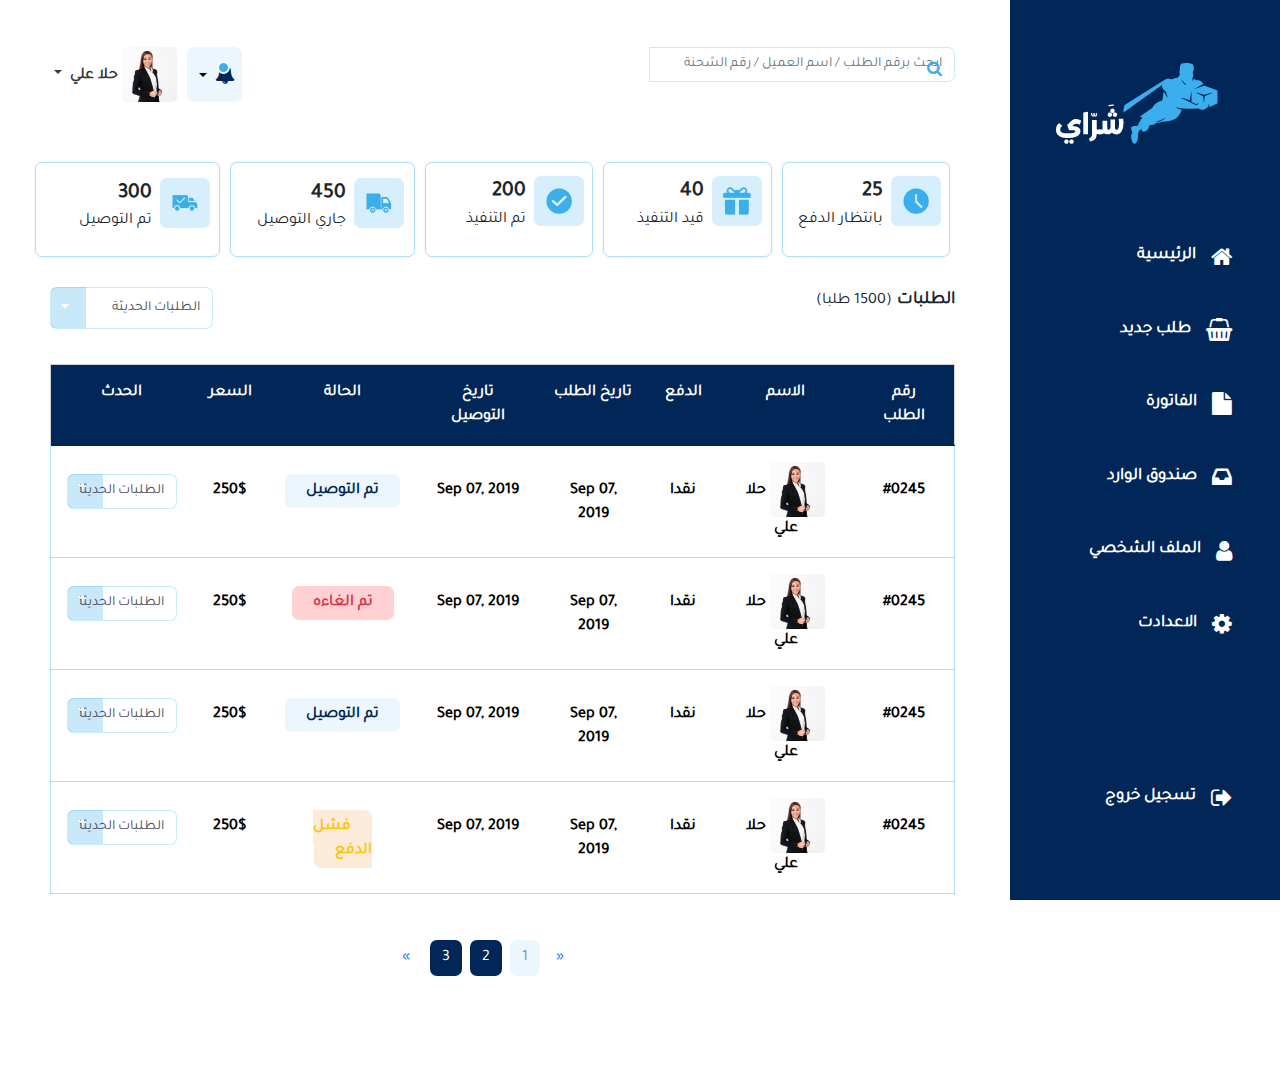
<file: index.html>
<!DOCTYPE html>
<html>

<head>
    <meta charset="utf-8">
    <meta name="viewport" content="width=device-width, initial-scale=1, shrink-to-fit=no">
    <title> شراي</title>
    <link rel="shortcut icon" href="img/favicon.ico">
    <link rel="stylesheet" href="css/bootstrap.min.css">
    <link rel="stylesheet" href="css/font-awesome.min.css">
    <link rel="stylesheet" href="css/main.css">
    <link rel="stylesheet" href="css/media.css">
    <link rel="stylesheet" href="css/table.css">
    <link rel="stylesheet" href="css/animate.css">
</head>

<body>

    <div class="container-fluid">
        <div class="content">
            <div class="nav-sidebar custom-nav-sidebar">

                <div class="nav-left-sidebar main-color sidenav" id="mySidenav">
                    <a href="javascript:void(0)" class="closebtn" onclick="closeNav()">×</a>
                    <a class="navbar-brand text-center add_bottom_40 d-none d-sm-block" href="#"><img data-brackets-id="6669" src="img/Gro logo.png">
                    </a>
                    <div class="card-body">
                        <div class="list-group">
                            <a href="dashboard.html" class="list-group-item list-group-item-action font-weight-bold">
                                <i class="fa fa-home" aria-hidden="true"></i> الرئيسية
                            </a>
                            <a href="neworder.html" class="list-group-item list-group-item-action font-weight-bold">
                                <i class="fa fa-shopping-basket" aria-hidden="true"></i> طلب جديد
                            </a>
                            <a href="bills.html" class="list-group-item list-group-item-action font-weight-bold">
                                <i class="fa fa-file" aria-hidden="true"></i> الفاتورة
                            </a>
                            <a href="inbox.html" class="list-group-item list-group-item-action font-weight-bold">
                                <i class="fa fa-inbox" aria-hidden="true"></i> صندوق الوارد
                            </a>
                            <a href="profile.html" class="list-group-item list-group-item-action font-weight-bold">
                                <i class="fa fa-user" aria-hidden="true"></i> الملف الشخصي
                            </a>
                            <a href="settings.html" class="list-group-item list-group-item-action font-weight-bold">
                                <i class="fa fa-gear" aria-hidden="true"></i> الاعدادت
                            </a>
                            <a href="#" class="list-group-item list-group-item-action font-weight-bold  " style="margin-top:100px;">
                                <i class="fa fa-sign-out" aria-hidden="true"></i> تسجيل خروج
                            </a>
                        </div>
                    </div>
                </div>
    
                <div class="side-title" style="display:none">
                    <a class="navbar-brand text-center add_bottom_40" href="#"><img data-brackets-id="6669" src="img/Gro logo.png">
                    </a>
                    <span onclick="openNav()">☰</span>
                </div>
    
    
                <div class="dashboard-wrapper">
                    <div class="container-fluid  dashboard-content">
    
                        <div class="row add_bottom_40 ">
                            <div class="col-lg-6 col-md-6">
                                <div class="input-group serchbtn">
                                    <button class="btn" type="submit" ><i class="fa fa-search " aria-hidden="true "></i></button>
                                    <input class="form-control blue-border border-raduis " type="text " name="search " placeholder="ابحث برقم الطلب / اسم العميل / رقم الشحنة " required>
                                </div>
                            </div>
                            <div class="col-lg-6 col-md-6 ">
                                <ul class="nav navbar-nav navbar-right-top navbar-left ">
                                <li class="nav-item dropdown dropdown2 notification ">
                                <a class="nav-link nav-icons blue-background border-raduis dropdown-toggle " href="# " id="dropdownMenuButton " data-toggle="dropdown " aria-haspopup="true " aria-expanded="false ">
                                    <i class="fa fa-bell the-color "></i>                                                       
                                </a>
                                <ul class="dropdown-menu dropdown-menu2 notification-dropdown " aria-labelledby="dropdownMenuButton ">
                                    <li>
                                        <div class="notification-title main-color text-white "> الاشعارات</div>
                                        <div class="notification-list ">
                                        <div class="list-group ">
                                        <div class="notification-info ">
                                        <div class="notification-list-user-block font-weight-bold ">
                                        Your purchase data has just arrived
                                        <div class="notification-date ">14/01/2021</div>
                                        </div>
                                        </div>
                                        <div class="notification-info ">
                                            <div class="notification-list-user-block font-weight-bold ">
                                            Your purchase data has just arrived
                                            <div class="notification-date ">14/01/2021</div>
                                            </div>
                                            </div>
                                        </div>
                                        </div>
                                    </li>
                                </ul>
                                </li>    
                               
                            <li id="user ">
                            <div class="dropdown dropdown1 ">
                                <img src="img/cheerful-business-woman-standing-isolated_171337-8492.png " alt=" " class="profIm ">
                            <a class="dropdown-toggle text-dark font-weight-bold " href="# " id="dropdownMenuButton " data-toggle="dropdown " aria-haspopup="true " aria-expanded="false ">
                                حلا علي 
                            </a>
                            <div class="dropdown-menu dropdown-menu1 " aria-labelledby="dropdownMenuButton ">
                                <a class="dropdown-item " href="# " >  تسجيل دخول</a>
                                <a class="dropdown-item " href="# "> تسجيل خروج </a>
                            </div>
                            </div>
                        </li>
                    </ul>
                        </div>
                    </div>
                       
                            <div class="row boxes add_bottom_30 ">
                                <div class="col-md-7 ">
                                    <div class="row ">
                                        <div class="col-md-4 ">
                                            <div class="box bluee-border border-raduis ">
                                                <div class="box1 ">
                                                    <img src="img/Group 2322.jpg " class="img-box "></i>
                                                    <span class="text-right font-weight-bold ">25</span>
                                                    <p>بانتظار الدفع </p>
                                                </div>
                                            </div>
                                        </div>
                                        <div class="col-md-4 ">
                                            <div class="box bluee-border border-raduis ">
                                                <div class="box1 ">
                                                    <img src="img/Group 2159.jpg " class="img-box "></i>
                                                    <span class="text-right font-weight-bold ">40</span>
                                                    <p>قيد التنفيذ</p>
                                                </div>
                                            </div>
                                        </div>
                                        <div class="col-md-4 ">
                                            <div class="box bluee-border border-raduis ">
                                                <div class="box1 ">
                                                    <img src="img/123.jpg " class="img-box "></i>
                                                    <span class="text-right font-weight-bold ">200</span>
                                                    <p>تم التنفيذ </p>
                                                </div>
                                            </div>
                                        </div>
                                    </div>
                                </div>
    
                                <div class="col-md-5 pr-0 ">
                                    <div class="row ">
                                        <div class="col-md-6 ">
                                            <div class="box bluee-border border-raduis ">
                                                <div class="box1 ">
                                                    <img src="img/Group 2167.jpg " class="img-box "></i>
                                                    <span class="text-right font-weight-bold ">450</span>
                                                    <p>جاري التوصيل</p>
                                                </div>
                                            </div>
                                        </div>
                                        <div class="col-md-6 ">
                                            <div class="box bluee-border border-raduis ">
                                                <div class="box1 ">
                                                    <img src="img/Group 2170.jpg " class="img-box "></i>
                                                    <span class="text-right font-weight-bold ">300</span>
                                                    <p> تم التوصيل </p>
                                                </div>
                                            </div>
                                        </div>
                                    </div>
                                </div>
                            </div>
                            <div class="col-lg-12 add_bottom_30 ">
                                <div class="name text-right ">
                                    <p class="font-weight-bold ">الطلبات<span class="font-weight-lighter ">(1500  طلبا)</span></p>
                                    <select class="form-control blue-border border-raduis classic ">
                                            <option>الطلبات الحديثة</option>
                                            <option>الأعلى سعر</option>
                                            <option>الأقل سعر</option>
                                    </select>
                                </div> 
                                <div class="card-table ">
                                    <div class="card-body table-responsive table-responsive-vertical ">
                                    <table class="table table-hover table-mc-light-blue " id="table ">
                                        <thead class="main-color text-white border-raduis ">
                                        <tr>
                                        <th scope="col ">رقم الطلب</th>
                                        <th scope="col ">الاسم</th>     
                                        <th scope="col ">الدفع </th>
                                        <th scope="col ">تاريخ الطلب</th>
                                        <th scope="col ">تاريخ التوصيل</th>
                                        <th scope="col ">الحالة</th>
                                        <th scope="col "> السعر </th>
                                        <th scope="col ">الحدث</th>
                                        </tr>
                                    </thead>
                                    <tbody>
                                    <tr class="bluee-border border-raduis font-weight-bold text-center ">
                                        <td data-title="رقم الطلب ">#0245 </td>
                                        <td data-title="الاسم " class="img-fluid "> 
                                            <img src="img/cheerful-business-woman-standing-isolated_171337-8492.png ">
                                            حلا علي
                                        </td>
                                        <td data-title=" الدفع ">نقدا</td>
                                        <td data-title="تاريخ الطلب ">Sep 07, 2019</td>
                                        <td data-title="تاريخ التوصيل ">Sep 07, 2019</td>
                                        <td data-title="الحالة ">
                                             <span class="the-color blue-background border-raduis ">تم التوصيل</span>                      
                                        </td>
                                        <td data-title=" السعر ">250$</td>
                                        <td data-title="الحدث " >  
                                            <select class="form-control blue-border border-raduis classic " >
                                                <option>الطلبات الحديثة</option>
                                                <option>الأعلى سعر</option>
                                                <option>الأقل سعر</option>
                                        </select>
                                        </td>
                                    </tr>
                                    <tr class="bluee-border border-raduis font-weight-bold text-center ">
                                        <td data-title="رقم الطلب ">#0245 </td>
                                        <td data-title="الاسم " class="img-fluid "> 
                                            <img src="img/cheerful-business-woman-standing-isolated_171337-8492.png ">
                                            حلا علي
                                        </td>
                                        <td data-title=" الدفع ">نقدا</td>
                                        <td data-title="تاريخ الطلب ">Sep 07, 2019</td>
                                        <td data-title="تاريخ التوصيل ">Sep 07, 2019</td>
                                        <td data-title="الحالة ">
                                             <span class="text-danger border-raduis ">تم الغاءه</span>                      
                                        </td>
                                        <td data-title=" السعر ">250$</td>
                                        <td data-title="الحدث " >  
                                            <select class="form-control blue-border border-raduis classic ">
                                                <option>الطلبات الحديثة</option>
                                                <option>الأعلى سعر</option>
                                                <option>الأقل سعر</option>
                                        </select>
                                        </td>
                                    </tr>
                                    <tr class="bluee-border border-raduis font-weight-bold text-center ">
                                        <td data-title="رقم الطلب ">#0245 </td>
                                        <td data-title="الاسم " class="img-fluid "> 
                                            <img src="img/cheerful-business-woman-standing-isolated_171337-8492.png ">
                                            حلا علي
                                        </td>
                                        <td data-title=" الدفع ">نقدا</td>
                                        <td data-title="تاريخ الطلب ">Sep 07, 2019</td>
                                        <td data-title="تاريخ التوصيل ">Sep 07, 2019</td>
                                        <td data-title="الحالة ">
                                             <span class="the-color blue-background border-raduis ">تم التوصيل</span>                      
                                        </td>
                                        <td data-title=" السعر ">250$</td>
                                        <td data-title="الحدث " >  
                                            <select class="form-control blue-border border-raduis classic ">
                                                <option>الطلبات الحديثة</option>
                                                <option>الأعلى سعر</option>
                                                <option>الأقل سعر</option>
                                        </select>
                                        </td>
                                    </tr>
                                    <tr class="bluee-border border-raduis font-weight-bold text-center ">
                                        <td data-title="رقم الطلب ">#0245 </td>
                                        <td data-title="الاسم " class="img-fluid "> 
                                            <img src="img/cheerful-business-woman-standing-isolated_171337-8492.png ">
                                            حلا علي
                                        </td>
                                        <td data-title=" الدفع ">نقدا</td>
                                        <td data-title="تاريخ الطلب ">Sep 07, 2019</td>
                                        <td data-title="تاريخ التوصيل ">Sep 07, 2019</td>
                                        <td data-title="الحالة ">
                                             <span class="text-warning border-raduis ">فشل الدفع </span>                      
                                        </td>
                                        <td data-title=" السعر ">250$</td>
                                        <td data-title="الحدث " >  
                                            <select class="form-control blue-border border-raduis classic ">
                                                <option>الطلبات الحديثة</option>
                                                <option>الأعلى سعر</option>
                                                <option>الأقل سعر</option>
                                        </select>
                                        </td>
                                    </tr>
                                    </tbody>
                                    </table>
                                    </div>
                                </div> 
                                <nav aria-label="Page navigation example ">
                                    <ul class="pagination justify-content-center ">
                                      <li class="page-item ">
                                        <a class="page-link border-raduis border-0 " href="# " aria-label="Previous ">
                                          <span aria-hidden="true ">&laquo;</span>
                                          <span class="sr-only ">Previous</span>
                                        </a>
                                      </li>
                                      <li class="page-item "><a class="page-link active border-raduis border-0 " href="# ">1</a></li>
                                      <li class="page-item "><a class="page-link main-color text-white border-raduis border-0 " href="# ">2</a></li>
                                      <li class="page-item "><a class="page-link main-color text-white border-raduis border-0 " href="# ">3</a></li>
                                      <li class="page-item ">
                                        <a class="page-link border-raduis border-0 " href="# " aria-label="Next ">
                                          <span aria-hidden="true ">&raquo;</span>
                                          <span class="sr-only ">Next</span>
                                        </a>
                                      </li>
                                    </ul>
                                  </nav>   
                            </div>
                        </div>
                    </div>
                </div>
        </div>

       
        </div>

        <!---->
    </div>

    <script src="js/jquery-3.2.1.min.js "></script>
    <script src="js/popper.min.js "></script>
    <script src="js/bootstrap.min.js "></script>
    <script src="js/main.js "></script>
    <script src="js/ForSections.js "></script>
    <script src="js/wow.min.js "></script>

</body>

</html>
</file>
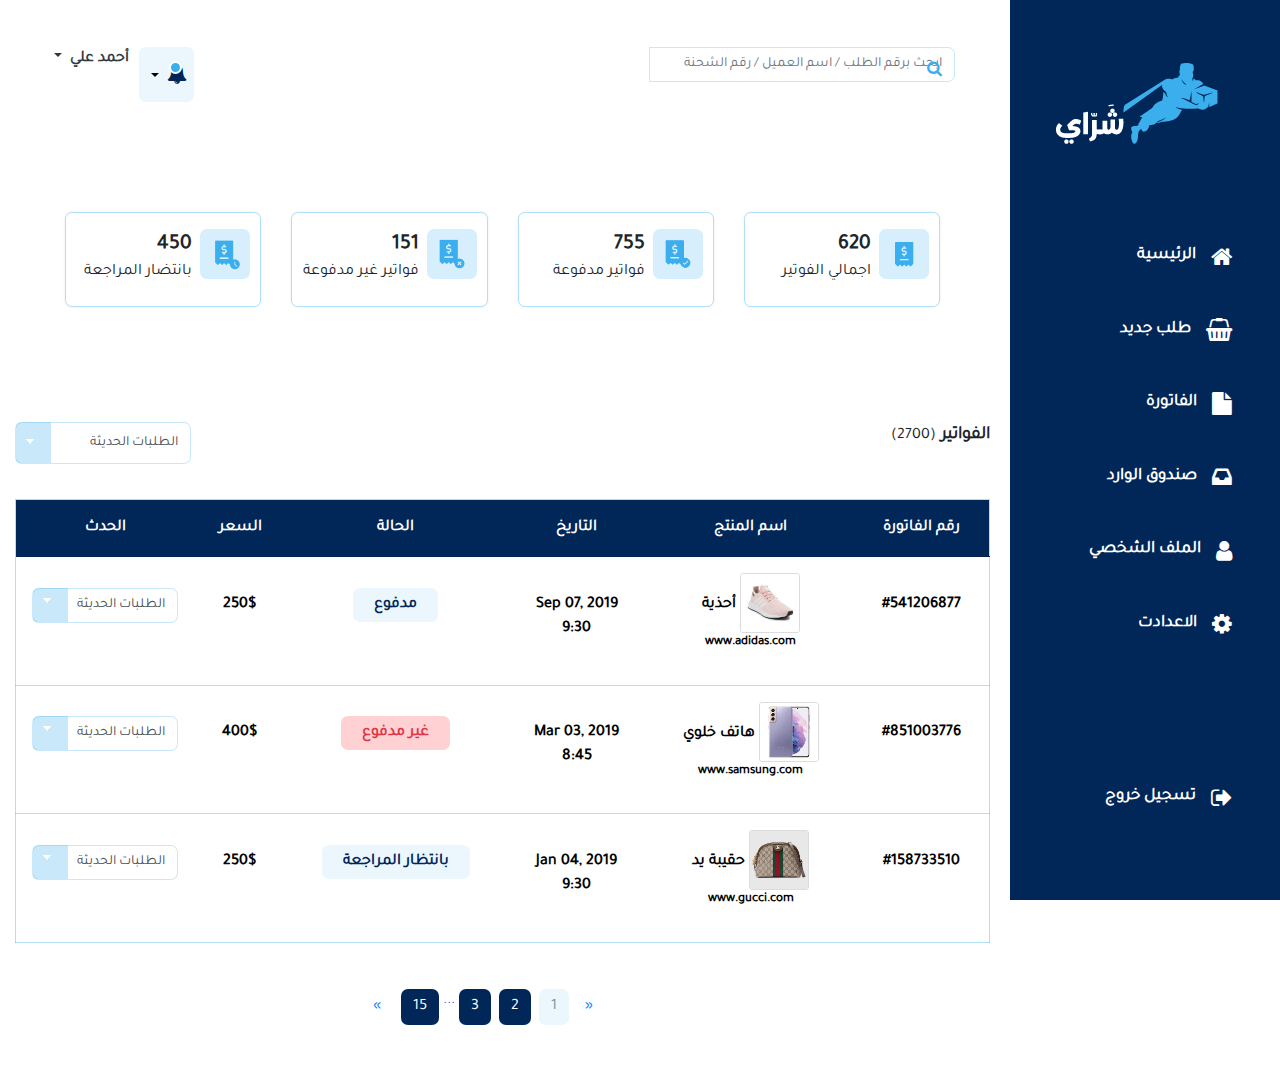
<file: bills.html>
<!DOCTYPE html>
<html>

<head>
    <meta charset="utf-8">
    <meta name="viewport" content="width=device-width, initial-scale=1, shrink-to-fit=no">
    <title> شراي</title>
    <link rel="shortcut icon" href="img/favicon.ico">
    <link rel="stylesheet" href="css/bootstrap.min.css">
    <link rel="stylesheet" href="css/font-awesome.min.css">
    <link rel="stylesheet" href="css/main.css">
    <link rel="stylesheet" href="css/media.css">
    <link rel="stylesheet" href="css/table.css">
    <link rel="stylesheet" href="css/animate.css">
</head>

<body>

    <div class="container-fluid">
        <div class="content">
                <div class="nav-sidebar custom-nav-sidebar">
                    <div class="nav-left-sidebar main-color sidenav" id="mySidenav">
                        <a href="javascript:void(0)" class="closebtn" onclick="closeNav()">×</a>
                        <a class="navbar-brand text-center add_bottom_40 d-none d-sm-block" href="#"><img data-brackets-id="6669" src="img/Gro logo.png">
                        </a>
                        <div class="card-body">
                            <div class="list-group">
                                <a href="dashboard.html" class="list-group-item list-group-item-action font-weight-bold">
                                    <i class="fa fa-home" aria-hidden="true"></i> الرئيسية
                                </a>
                                <a href="neworder.html" class="list-group-item list-group-item-action font-weight-bold">
                                    <i class="fa fa-shopping-basket" aria-hidden="true"></i> طلب جديد
                                </a>
                                <a href="bills.html" class="list-group-item list-group-item-action font-weight-bold">
                                    <i class="fa fa-file" aria-hidden="true"></i> الفاتورة
                                </a>
                                <a href="inbox.html" class="list-group-item list-group-item-action font-weight-bold">
                                    <i class="fa fa-inbox" aria-hidden="true"></i> صندوق الوارد
                                </a>
                                <a href="profile.html" class="list-group-item list-group-item-action font-weight-bold">
                                    <i class="fa fa-user" aria-hidden="true"></i> الملف الشخصي
                                </a>
                                <a href="settings.html" class="list-group-item list-group-item-action font-weight-bold">
                                    <i class="fa fa-gear" aria-hidden="true"></i> الاعدادت
                                </a>
                                <a href="#" class="list-group-item list-group-item-action font-weight-bold  " style="margin-top:100px;">
                                    <i class="fa fa-sign-out" aria-hidden="true"></i> تسجيل خروج
                                </a>
                            </div>
                        </div>
                    </div>

                    <div class="side-title" style="display:none">
                        <a class="navbar-brand text-center add_bottom_40" href="#"><img data-brackets-id="6669" src="img/Gro logo.png">
                        </a>
                        <span onclick="openNav()">☰</span>
                    </div>


                    <div class="dashboard-wrapper">
                        <div class="container-fluid  dashboard-content">

                            <div class="row add_bottom_40 ">
                                <div class="col-lg-6 col-md-6">
                                    <div class="input-group serchbtn">
                                        <button class="btn" type="submit" ><i class="fa fa-search " aria-hidden="true "></i></button>
                                        <input class="form-control blue-border border-raduis " type="text " name="search " placeholder="ابحث برقم الطلب / اسم العميل / رقم الشحنة " required>
                                    </div>
                                </div>
                                <div class="col-lg-6 col-md-6 ">
                                    <ul class="nav navbar-nav navbar-right-top navbar-left ">
                                    <li class="nav-item dropdown dropdown2 notification ">
                                    <a class="nav-link nav-icons blue-background border-raduis dropdown-toggle " href="# " id="dropdownMenuButton " data-toggle="dropdown " aria-haspopup="true " aria-expanded="false ">
                                        <i class="fa fa-bell the-color "></i>                                                       
                                    </a>
                                    <ul class="dropdown-menu dropdown-menu2 notification-dropdown " aria-labelledby="dropdownMenuButton ">
                                        <li>
                                            <div class="notification-title main-color text-white "> الاشعارات</div>
                                            <div class="notification-list ">
                                            <div class="list-group ">
                                            <div class="notification-info ">
                                            <div class="notification-list-user-block font-weight-bold ">
                                            Your purchase data has just arrived
                                            <div class="notification-date ">14/01/2021</div>
                                            </div>
                                            </div>
                                            <div class="notification-info ">
                                                <div class="notification-list-user-block font-weight-bold ">
                                                Your purchase data has just arrived
                                                <div class="notification-date ">14/01/2021</div>
                                                </div>
                                                </div>
                                            </div>
                                            </div>
                                        </li>
                                    </ul>
                                    </li>    
                                
                                <li id="user ">
                                <div class="dropdown dropdown1 ">
                                    <!-- <img src="img/cheerful-business-woman-standing-isolated_171337-8492.png " alt=" " class="profIm "> -->
                                <a class="dropdown-toggle text-dark font-weight-bold " href="# " id="dropdownMenuButton " data-toggle="dropdown " aria-haspopup="true " aria-expanded="false ">
                                    أحمد علي 
                                </a>
                                <div class="dropdown-menu dropdown-menu1 " aria-labelledby="dropdownMenuButton ">
                                    <a class="dropdown-item " href="# " >  تسجيل دخول</a>
                                    <a class="dropdown-item " href="# "> تسجيل خروج </a>
                                </div>
                                </div>
                            </li>
                        </ul>
                            </div>
                        </div>
                        <section class="box-bills">
                            <div class="row boxes   ">
                                <div class="col-md-12 ">
                                    <div class="row ">
                                        <div class="col-md-3 ">
                                            <div class="box bluee-border border-raduis ">
                                                <div class="box1 ">
                                                    <img src="img/Group 2530@3x.png" class="img-box "></i>
                                                    <span class="text-right font-weight-bold ">620</span>
                                                    <p>اجمالي الفوتير  </p>
                                                </div>
                                            </div>
                                        </div>
                                        <div class="col-md-3 ">
                                            <div class="box bluee-border border-raduis ">
                                                <div class="box1 ">
                                                    <img src="img/Group 2529@3x.png" class="img-box "></i>
                                                    <span class="text-right font-weight-bold ">755</span>
                                                    <p>فواتير مدفوعة</p>
                                                </div>
                                            </div>
                                        </div>
                                        <div class="col-md-3 ">
                                            <div class="box bluee-border border-raduis ">
                                                <div class="box1 ">
                                                    <img src="img/Group 2528@3x.png " class="img-box "></i>
                                                    <span class="text-right font-weight-bold ">151</span>
                                                    <p>فواتير غير مدفوعة </p>
                                                </div>
                                            </div>
                                        </div>
                                        <div class="col-md-3 ">
                                            <div class="box bluee-border border-raduis ">
                                                <div class="box1 ">
                                                    <img src="img/Group 2527@3x.png " class="img-box "></i>
                                                    <span class="text-right font-weight-bold ">450</span>
                                                    <p>بانتضار المراجعة</p>
                                                </div>
                                            </div>
                                        </div>
                                    </div>
                                </div>
                                    
                                </div>
                            </div>
                    </section>   
                    <section class="table-bills">
                        <div class="col-lg-12  ">
                            <div class="name text-right ">
                                <p class="font-weight-bold ">الفواتير<span class="font-weight-lighter ">(2700)</span></p>
                                <select class="form-control blue-border border-raduis classic ">
                                        <option>الطلبات الحديثة</option>
                                        <option>الأعلى سعر</option>
                                        <option>الأقل سعر</option>
                                </select>
                            </div> 
                            <div class="card-table ">
                                <div class="card-body table-responsive table-responsive-vertical ">
                                <table class="table table-hover table-mc-light-blue table-bills " id="table ">
                                    <thead class="main-color text-white border-raduis ">
                                    <tr>
                                    <th scope="col ">رقم الفاتورة</th>
                                    <th scope="col "> اسم المنتج</th>     
                                    <th scope="col ">التاريخ </th>
                                    <th scope="col ">الحالة</th>
                                    <th scope="col "> السعر </th>
                                    <th scope="col ">الحدث</th>
                                    </tr>
                                </thead>
                                <tbody>
                                <tr class="bluee-border border-raduis font-weight-bold text-center ">
                                    <td data-title="رقم الطلب ">#541206877 </td>
                                    <td data-title="الاسم " class="img-fluid "> 
                                        <img src="img/shoes.jpg ">
                                        أحذية
                                        <p class="site-brand">www.adidas.com</p>
                                    </td>
                                    <td data-title="تاريخ  ">Sep 07, 2019 <p>9:30</p></td>
                                    <td data-title="الحالة ">
                                        <span class="the-color blue-background border-raduis ">مدفوع</span>                      
                                    </td>
                                    <td data-title=" السعر ">250$</td>
                                    <td data-title="الحدث " >  
                                        <select class="form-control blue-border border-raduis classic " >
                                            <option>الطلبات الحديثة</option>
                                            <option>الأعلى سعر</option>
                                            <option>الأقل سعر</option>
                                    </select>
                                    </td>
                                </tr>
                                <tr class="bluee-border border-raduis font-weight-bold text-center ">
                                    <td data-title="رقم الطلب ">#851003776 </td>
                                    <td data-title="الاسم " class="img-fluid "> 
                                        <img src="img/phone.jpg ">
                                        هاتف خلوي
                                        <p class="site-brand">www.samsung.com</p>
                                    </td>
                                    <td data-title="تاريخ  ">Mar 03, 2019<p>8:45</p></td>
                                    <td data-title="الحالة ">
                                        <span class="text-danger border-raduis ">غير مدفوع</span>                      
                                    </td>
                                    <td data-title=" السعر ">400$</td>
                                    <td data-title="الحدث " >  
                                        <select class="form-control blue-border border-raduis classic ">
                                            <option>الطلبات الحديثة</option>
                                            <option>الأعلى سعر</option>
                                            <option>الأقل سعر</option>
                                    </select>
                                    </td>
                                </tr>
                                <tr class="bluee-border border-raduis font-weight-bold text-center ">
                                    <td data-title="رقم الطلب ">#158733510 </td>
                                    <td data-title="الاسم " class="img-fluid "> 
                                        <img src="img/gucci.jpg ">
                                        حقيبة يد
                                        <p class="site-brand">www.gucci.com</p>
                                    </td>
                                    <td data-title="تاريخ ">Jan 04, 2019<p>9:30</p></td>
                                    <td data-title="الحالة ">
                                        <span class="the-color blue-background border-raduis ">بانتظار المراجعة</span>                      
                                    </td>
                                    <td data-title=" السعر ">250$</td>
                                    <td data-title="الحدث " >  
                                        <select class="form-control blue-border border-raduis classic ">
                                            <option>الطلبات الحديثة</option>
                                            <option>الأعلى سعر</option>
                                            <option>الأقل سعر</option>
                                    </select>
                                    </td>
                                </tr>
                               
                                </tbody>
                                </table>
                                </div>
                            </div> 
                            <nav aria-label="Page navigation example ">
                                <ul class="pagination justify-content-center ">
                                <li class="page-item ">
                                    <a class="page-link border-raduis border-0 " href="# " aria-label="Previous ">
                                    <span aria-hidden="true ">&laquo;</span>
                                    <span class="sr-only ">Previous</span>
                                    </a>
                                </li>
                                <li class="page-item "><a class="page-link active border-raduis border-0 " href="# ">1</a></li>
                                <li class="page-item "><a class="page-link main-color text-white border-raduis border-0 " href="# ">2</a></li>
                                <li class="page-item "><a class="page-link main-color text-white border-raduis border-0 " href="# ">3</a></li>
                                <li class="page-item "><a class="" href="# ">...</a></li>
                                <li class="page-item "><a class="page-link main-color text-white border-raduis border-0 " href="# ">15</a></li>

                                <li class="page-item ">
                                    <a class="page-link border-raduis border-0 " href="# " aria-label="Next ">
                                    <span aria-hidden="true ">&raquo;</span>
                                    <span class="sr-only ">Next</span>
                                    </a>
                                </li>
                                </ul>
                            </nav>   
                        </div>
                    </section>    
                            
                        </div>
                    </div>
                </div>
            </div>
        </div>

        <!---->
    </div>

    <script src="js/jquery-3.2.1.min.js "></script>
    <script src="js/popper.min.js "></script>
    <script src="js/bootstrap.min.js "></script>
    <script src="js/main.js "></script>
    <script src="js/ForSections.js "></script>
    <script src="js/wow.min.js "></script>

</body>

</html>
</file>
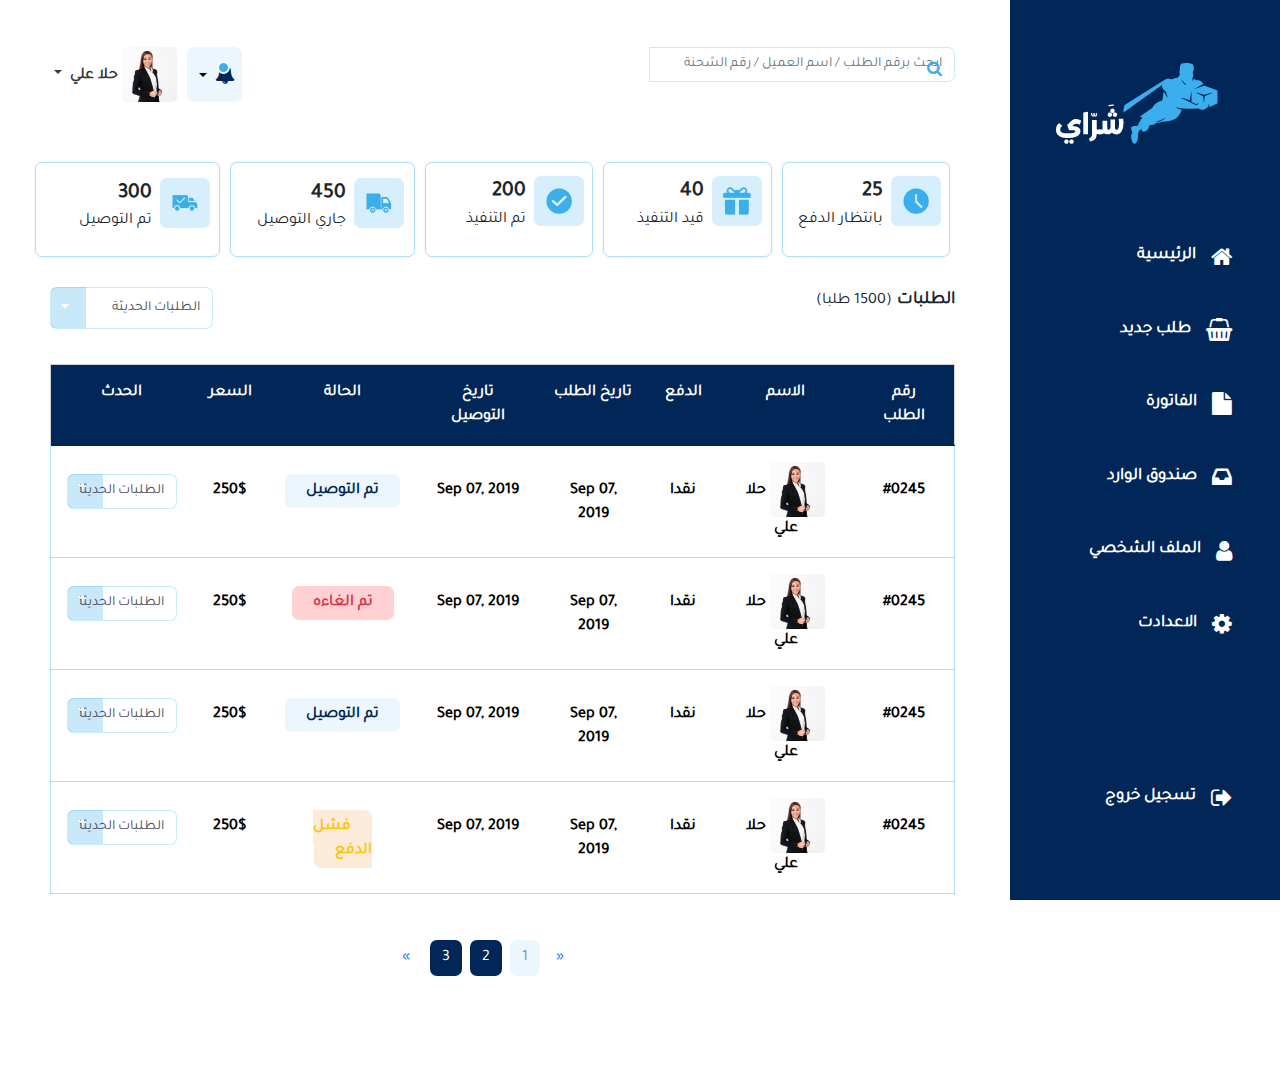
<file: dashboard.html>
<!DOCTYPE html>
<html>

<head>
    <meta charset="utf-8">
    <meta name="viewport" content="width=device-width, initial-scale=1, shrink-to-fit=no">
    <title> شراي</title>
    <link rel="shortcut icon" href="img/favicon.ico">
    <link rel="stylesheet" href="css/bootstrap.min.css">
    <link rel="stylesheet" href="css/font-awesome.min.css">
    <link rel="stylesheet" href="css/main.css">
    <link rel="stylesheet" href="css/media.css">
    <link rel="stylesheet" href="css/table.css">
    <link rel="stylesheet" href="css/animate.css">
</head>

<body>

    <div class="container-fluid">
        <div class="content">
            <div class="nav-sidebar custom-nav-sidebar">

                <div class="nav-left-sidebar main-color sidenav" id="mySidenav">
                    <a href="javascript:void(0)" class="closebtn" onclick="closeNav()">×</a>
                    <a class="navbar-brand text-center add_bottom_40 d-none d-sm-block" href="#"><img data-brackets-id="6669" src="img/Gro logo.png">
                    </a>
                    <div class="card-body">
                        <div class="list-group">
                            <a href="dashboard.html" class="list-group-item list-group-item-action font-weight-bold">
                                <i class="fa fa-home" aria-hidden="true"></i> الرئيسية
                            </a>
                            <a href="neworder.html" class="list-group-item list-group-item-action font-weight-bold">
                                <i class="fa fa-shopping-basket" aria-hidden="true"></i> طلب جديد
                            </a>
                            <a href="bills.html" class="list-group-item list-group-item-action font-weight-bold">
                                <i class="fa fa-file" aria-hidden="true"></i> الفاتورة
                            </a>
                            <a href="inbox.html" class="list-group-item list-group-item-action font-weight-bold">
                                <i class="fa fa-inbox" aria-hidden="true"></i> صندوق الوارد
                            </a>
                            <a href="profile.html" class="list-group-item list-group-item-action font-weight-bold">
                                <i class="fa fa-user" aria-hidden="true"></i> الملف الشخصي
                            </a>
                            <a href="settings.html" class="list-group-item list-group-item-action font-weight-bold">
                                <i class="fa fa-gear" aria-hidden="true"></i> الاعدادت
                            </a>
                            <a href="#" class="list-group-item list-group-item-action font-weight-bold  " style="margin-top:100px;">
                                <i class="fa fa-sign-out" aria-hidden="true"></i> تسجيل خروج
                            </a>
                        </div>
                    </div>
                </div>
    
                <div class="side-title" style="display:none">
                    <a class="navbar-brand text-center add_bottom_40" href="#"><img data-brackets-id="6669" src="img/Gro logo.png">
                    </a>
                    <span onclick="openNav()">☰</span>
                </div>
    
    
                <div class="dashboard-wrapper">
                    <div class="container-fluid  dashboard-content">
    
                        <div class="row add_bottom_40 ">
                            <div class="col-lg-6 col-md-6">
                                <div class="input-group serchbtn">
                                    <button class="btn" type="submit" ><i class="fa fa-search " aria-hidden="true "></i></button>
                                    <input class="form-control blue-border border-raduis " type="text " name="search " placeholder="ابحث برقم الطلب / اسم العميل / رقم الشحنة " required>
                                </div>
                            </div>
                            <div class="col-lg-6 col-md-6 ">
                                <ul class="nav navbar-nav navbar-right-top navbar-left ">
                                <li class="nav-item dropdown dropdown2 notification ">
                                <a class="nav-link nav-icons blue-background border-raduis dropdown-toggle " href="# " id="dropdownMenuButton " data-toggle="dropdown " aria-haspopup="true " aria-expanded="false ">
                                    <i class="fa fa-bell the-color "></i>                                                       
                                </a>
                                <ul class="dropdown-menu dropdown-menu2 notification-dropdown " aria-labelledby="dropdownMenuButton ">
                                    <li>
                                        <div class="notification-title main-color text-white "> الاشعارات</div>
                                        <div class="notification-list ">
                                        <div class="list-group ">
                                        <div class="notification-info ">
                                        <div class="notification-list-user-block font-weight-bold ">
                                        Your purchase data has just arrived
                                        <div class="notification-date ">14/01/2021</div>
                                        </div>
                                        </div>
                                        <div class="notification-info ">
                                            <div class="notification-list-user-block font-weight-bold ">
                                            Your purchase data has just arrived
                                            <div class="notification-date ">14/01/2021</div>
                                            </div>
                                            </div>
                                        </div>
                                        </div>
                                    </li>
                                </ul>
                                </li>    
                               
                            <li id="user ">
                            <div class="dropdown dropdown1 ">
                                <img src="img/cheerful-business-woman-standing-isolated_171337-8492.png " alt=" " class="profIm ">
                            <a class="dropdown-toggle text-dark font-weight-bold " href="# " id="dropdownMenuButton " data-toggle="dropdown " aria-haspopup="true " aria-expanded="false ">
                                حلا علي 
                            </a>
                            <div class="dropdown-menu dropdown-menu1 " aria-labelledby="dropdownMenuButton ">
                                <a class="dropdown-item " href="# " >  تسجيل دخول</a>
                                <a class="dropdown-item " href="# "> تسجيل خروج </a>
                            </div>
                            </div>
                        </li>
                    </ul>
                        </div>
                    </div>
                       
                            <div class="row boxes add_bottom_30 ">
                                <div class="col-md-7 ">
                                    <div class="row ">
                                        <div class="col-md-4 ">
                                            <div class="box bluee-border border-raduis ">
                                                <div class="box1 ">
                                                    <img src="img/Group 2322.jpg " class="img-box "></i>
                                                    <span class="text-right font-weight-bold ">25</span>
                                                    <p>بانتظار الدفع </p>
                                                </div>
                                            </div>
                                        </div>
                                        <div class="col-md-4 ">
                                            <div class="box bluee-border border-raduis ">
                                                <div class="box1 ">
                                                    <img src="img/Group 2159.jpg " class="img-box "></i>
                                                    <span class="text-right font-weight-bold ">40</span>
                                                    <p>قيد التنفيذ</p>
                                                </div>
                                            </div>
                                        </div>
                                        <div class="col-md-4 ">
                                            <div class="box bluee-border border-raduis ">
                                                <div class="box1 ">
                                                    <img src="img/123.jpg " class="img-box "></i>
                                                    <span class="text-right font-weight-bold ">200</span>
                                                    <p>تم التنفيذ </p>
                                                </div>
                                            </div>
                                        </div>
                                    </div>
                                </div>
    
                                <div class="col-md-5 pr-0 ">
                                    <div class="row ">
                                        <div class="col-md-6 ">
                                            <div class="box bluee-border border-raduis ">
                                                <div class="box1 ">
                                                    <img src="img/Group 2167.jpg " class="img-box "></i>
                                                    <span class="text-right font-weight-bold ">450</span>
                                                    <p>جاري التوصيل</p>
                                                </div>
                                            </div>
                                        </div>
                                        <div class="col-md-6 ">
                                            <div class="box bluee-border border-raduis ">
                                                <div class="box1 ">
                                                    <img src="img/Group 2170.jpg " class="img-box "></i>
                                                    <span class="text-right font-weight-bold ">300</span>
                                                    <p> تم التوصيل </p>
                                                </div>
                                            </div>
                                        </div>
                                    </div>
                                </div>
                            </div>
                            <div class="col-lg-12 add_bottom_30 ">
                                <div class="name text-right ">
                                    <p class="font-weight-bold ">الطلبات<span class="font-weight-lighter ">(1500  طلبا)</span></p>
                                    <select class="form-control blue-border border-raduis classic ">
                                            <option>الطلبات الحديثة</option>
                                            <option>الأعلى سعر</option>
                                            <option>الأقل سعر</option>
                                    </select>
                                </div> 
                                <div class="card-table ">
                                    <div class="card-body table-responsive table-responsive-vertical ">
                                    <table class="table table-hover table-mc-light-blue " id="table ">
                                        <thead class="main-color text-white border-raduis ">
                                        <tr>
                                        <th scope="col ">رقم الطلب</th>
                                        <th scope="col ">الاسم</th>     
                                        <th scope="col ">الدفع </th>
                                        <th scope="col ">تاريخ الطلب</th>
                                        <th scope="col ">تاريخ التوصيل</th>
                                        <th scope="col ">الحالة</th>
                                        <th scope="col "> السعر </th>
                                        <th scope="col ">الحدث</th>
                                        </tr>
                                    </thead>
                                    <tbody>
                                    <tr class="bluee-border border-raduis font-weight-bold text-center ">
                                        <td data-title="رقم الطلب ">#0245 </td>
                                        <td data-title="الاسم " class="img-fluid "> 
                                            <img src="img/cheerful-business-woman-standing-isolated_171337-8492.png ">
                                            حلا علي
                                        </td>
                                        <td data-title=" الدفع ">نقدا</td>
                                        <td data-title="تاريخ الطلب ">Sep 07, 2019</td>
                                        <td data-title="تاريخ التوصيل ">Sep 07, 2019</td>
                                        <td data-title="الحالة ">
                                             <span class="the-color blue-background border-raduis ">تم التوصيل</span>                      
                                        </td>
                                        <td data-title=" السعر ">250$</td>
                                        <td data-title="الحدث " >  
                                            <select class="form-control blue-border border-raduis classic " >
                                                <option>الطلبات الحديثة</option>
                                                <option>الأعلى سعر</option>
                                                <option>الأقل سعر</option>
                                        </select>
                                        </td>
                                    </tr>
                                    <tr class="bluee-border border-raduis font-weight-bold text-center ">
                                        <td data-title="رقم الطلب ">#0245 </td>
                                        <td data-title="الاسم " class="img-fluid "> 
                                            <img src="img/cheerful-business-woman-standing-isolated_171337-8492.png ">
                                            حلا علي
                                        </td>
                                        <td data-title=" الدفع ">نقدا</td>
                                        <td data-title="تاريخ الطلب ">Sep 07, 2019</td>
                                        <td data-title="تاريخ التوصيل ">Sep 07, 2019</td>
                                        <td data-title="الحالة ">
                                             <span class="text-danger border-raduis ">تم الغاءه</span>                      
                                        </td>
                                        <td data-title=" السعر ">250$</td>
                                        <td data-title="الحدث " >  
                                            <select class="form-control blue-border border-raduis classic ">
                                                <option>الطلبات الحديثة</option>
                                                <option>الأعلى سعر</option>
                                                <option>الأقل سعر</option>
                                        </select>
                                        </td>
                                    </tr>
                                    <tr class="bluee-border border-raduis font-weight-bold text-center ">
                                        <td data-title="رقم الطلب ">#0245 </td>
                                        <td data-title="الاسم " class="img-fluid "> 
                                            <img src="img/cheerful-business-woman-standing-isolated_171337-8492.png ">
                                            حلا علي
                                        </td>
                                        <td data-title=" الدفع ">نقدا</td>
                                        <td data-title="تاريخ الطلب ">Sep 07, 2019</td>
                                        <td data-title="تاريخ التوصيل ">Sep 07, 2019</td>
                                        <td data-title="الحالة ">
                                             <span class="the-color blue-background border-raduis ">تم التوصيل</span>                      
                                        </td>
                                        <td data-title=" السعر ">250$</td>
                                        <td data-title="الحدث " >  
                                            <select class="form-control blue-border border-raduis classic ">
                                                <option>الطلبات الحديثة</option>
                                                <option>الأعلى سعر</option>
                                                <option>الأقل سعر</option>
                                        </select>
                                        </td>
                                    </tr>
                                    <tr class="bluee-border border-raduis font-weight-bold text-center ">
                                        <td data-title="رقم الطلب ">#0245 </td>
                                        <td data-title="الاسم " class="img-fluid "> 
                                            <img src="img/cheerful-business-woman-standing-isolated_171337-8492.png ">
                                            حلا علي
                                        </td>
                                        <td data-title=" الدفع ">نقدا</td>
                                        <td data-title="تاريخ الطلب ">Sep 07, 2019</td>
                                        <td data-title="تاريخ التوصيل ">Sep 07, 2019</td>
                                        <td data-title="الحالة ">
                                             <span class="text-warning border-raduis ">فشل الدفع </span>                      
                                        </td>
                                        <td data-title=" السعر ">250$</td>
                                        <td data-title="الحدث " >  
                                            <select class="form-control blue-border border-raduis classic ">
                                                <option>الطلبات الحديثة</option>
                                                <option>الأعلى سعر</option>
                                                <option>الأقل سعر</option>
                                        </select>
                                        </td>
                                    </tr>
                                    </tbody>
                                    </table>
                                    </div>
                                </div> 
                                <nav aria-label="Page navigation example ">
                                    <ul class="pagination justify-content-center ">
                                      <li class="page-item ">
                                        <a class="page-link border-raduis border-0 " href="# " aria-label="Previous ">
                                          <span aria-hidden="true ">&laquo;</span>
                                          <span class="sr-only ">Previous</span>
                                        </a>
                                      </li>
                                      <li class="page-item "><a class="page-link active border-raduis border-0 " href="# ">1</a></li>
                                      <li class="page-item "><a class="page-link main-color text-white border-raduis border-0 " href="# ">2</a></li>
                                      <li class="page-item "><a class="page-link main-color text-white border-raduis border-0 " href="# ">3</a></li>
                                      <li class="page-item ">
                                        <a class="page-link border-raduis border-0 " href="# " aria-label="Next ">
                                          <span aria-hidden="true ">&raquo;</span>
                                          <span class="sr-only ">Next</span>
                                        </a>
                                      </li>
                                    </ul>
                                  </nav>   
                            </div>
                        </div>
                    </div>
                </div>
        </div>

       
        </div>

        <!---->
    </div>

    <script src="js/jquery-3.2.1.min.js "></script>
    <script src="js/popper.min.js "></script>
    <script src="js/bootstrap.min.js "></script>
    <script src="js/main.js "></script>
    <script src="js/ForSections.js "></script>
    <script src="js/wow.min.js "></script>

</body>

</html>
</file>
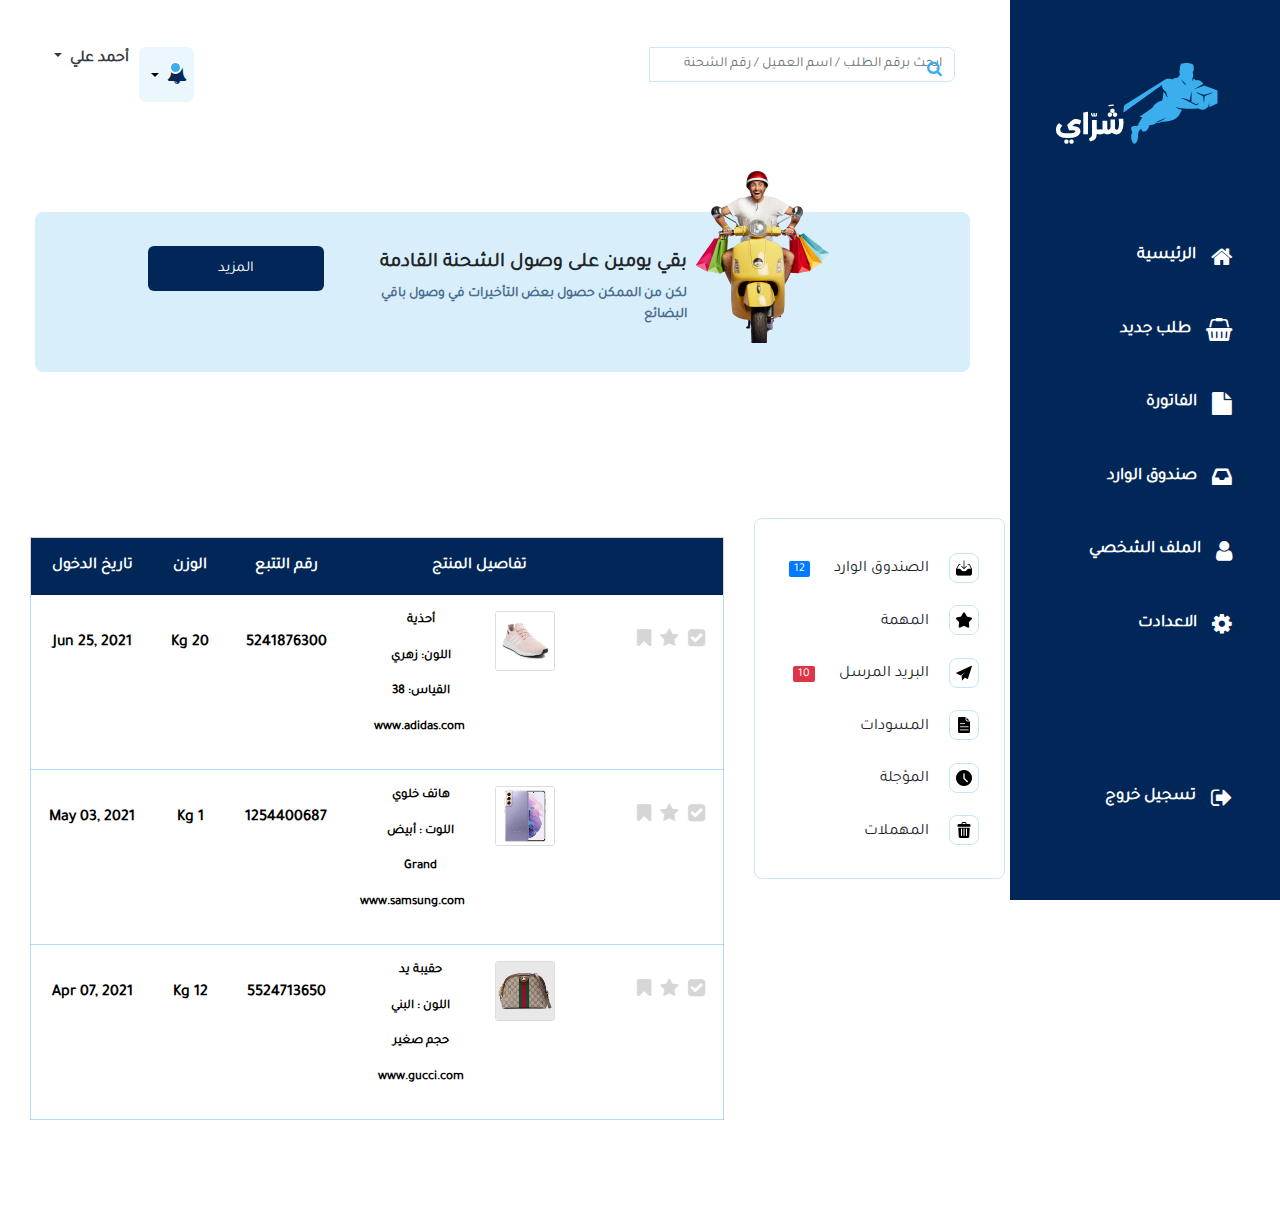
<file: inbox.html>
<!DOCTYPE html>
<html>

<head>
    <meta charset="utf-8">
    <meta name="viewport" content="width=device-width, initial-scale=1, shrink-to-fit=no">
    <title> شراي</title>
    <link rel="shortcut icon" href="img/favicon.ico">
    <link rel="stylesheet" href="css/bootstrap.min.css">
    <link rel="stylesheet" href="css/font-awesome.min.css">
    <link rel="stylesheet" href="css/main.css">
    <link rel="stylesheet" href="css/media.css">
    <link rel="stylesheet" href="css/table.css">
    <link rel="stylesheet" href="css/animate.css">
</head>

<body>

    <div class="container-fluid">
        <div class="content">
                <div class="nav-sidebar custom-nav-sidebar">
                    <div class="nav-left-sidebar main-color sidenav" id="mySidenav">
                        <a href="javascript:void(0)" class="closebtn" onclick="closeNav()">×</a>
                        <a class="navbar-brand text-center add_bottom_40 d-none d-sm-block" href="#"><img data-brackets-id="6669" src="img/Gro logo.png">
                        </a>
                        <div class="card-body">
                            <div class="list-group">
                                <a href="dashboard.html" class="list-group-item list-group-item-action font-weight-bold">
                                    <i class="fa fa-home" aria-hidden="true"></i> الرئيسية
                                </a>
                                <a href="neworder.html" class="list-group-item list-group-item-action font-weight-bold">
                                    <i class="fa fa-shopping-basket" aria-hidden="true"></i> طلب جديد
                                </a>
                                <a href="bills.html" class="list-group-item list-group-item-action font-weight-bold">
                                    <i class="fa fa-file" aria-hidden="true"></i> الفاتورة
                                </a>
                                <a href="inbox.html" class="list-group-item list-group-item-action font-weight-bold">
                                    <i class="fa fa-inbox" aria-hidden="true"></i> صندوق الوارد
                                </a>
                                <a href="profile.html" class="list-group-item list-group-item-action font-weight-bold">
                                    <i class="fa fa-user" aria-hidden="true"></i> الملف الشخصي
                                </a>
                                <a href="settings.html" class="list-group-item list-group-item-action font-weight-bold">
                                    <i class="fa fa-gear" aria-hidden="true"></i> الاعدادت
                                </a>
                                <a href="#" class="list-group-item list-group-item-action font-weight-bold  " style="margin-top:100px;">
                                    <i class="fa fa-sign-out" aria-hidden="true"></i> تسجيل خروج
                                </a>
                            </div>
                        </div>
                    </div>

                    <div class="side-title" style="display:none">
                        <a class="navbar-brand text-center add_bottom_40" href="#"><img data-brackets-id="6669" src="img/Gro logo.png">
                        </a>
                        <span onclick="openNav()">☰</span>
                    </div>


                    <div class="dashboard-wrapper">
                        <div class="container-fluid  dashboard-content">

                            <div class="row add_bottom_40 ">
                                <div class="col-lg-6 col-md-6">
                                    <div class="input-group serchbtn">
                                        <button class="btn" type="submit" ><i class="fa fa-search " aria-hidden="true "></i></button>
                                        <input class="form-control blue-border border-raduis " type="text " name="search " placeholder="ابحث برقم الطلب / اسم العميل / رقم الشحنة " required>
                                    </div>
                                </div>
                                <div class="col-lg-6 col-md-6 ">
                                    <ul class="nav navbar-nav navbar-right-top navbar-left ">
                                    <li class="nav-item dropdown dropdown2 notification ">
                                    <a class="nav-link nav-icons blue-background border-raduis dropdown-toggle " href="# " id="dropdownMenuButton " data-toggle="dropdown " aria-haspopup="true " aria-expanded="false ">
                                        <i class="fa fa-bell the-color "></i>                                                       
                                    </a>
                                    <ul class="dropdown-menu dropdown-menu2 notification-dropdown " aria-labelledby="dropdownMenuButton ">
                                        <li>
                                            <div class="notification-title main-color text-white "> الاشعارات</div>
                                            <div class="notification-list ">
                                            <div class="list-group ">
                                            <div class="notification-info ">
                                            <div class="notification-list-user-block font-weight-bold ">
                                            Your purchase data has just arrived
                                            <div class="notification-date ">14/01/2021</div>
                                            </div>
                                            </div>
                                            <div class="notification-info ">
                                                <div class="notification-list-user-block font-weight-bold ">
                                                Your purchase data has just arrived
                                                <div class="notification-date ">14/01/2021</div>
                                                </div>
                                                </div>
                                            </div>
                                            </div>
                                        </li>
                                    </ul>
                                    </li>    
                                
                                <li id="user ">
                                <div class="dropdown dropdown1 ">
                                    <!-- <img src="img/cheerful-business-woman-standing-isolated_171337-8492.png " alt=" " class="profIm "> -->
                                <a class="dropdown-toggle text-dark font-weight-bold " href="# " id="dropdownMenuButton " data-toggle="dropdown " aria-haspopup="true " aria-expanded="false ">
                                    أحمد علي 
                                </a>
                                <div class="dropdown-menu dropdown-menu1 " aria-labelledby="dropdownMenuButton ">
                                    <a class="dropdown-item " href="# " >  تسجيل دخول</a>
                                    <a class="dropdown-item " href="# "> تسجيل خروج </a>
                                </div>
                                </div>
                            </li>
                        </ul>
                            </div>
                        </div>
                    <section class="box-bills">
                            <div class="row boxes bg-note  ">
                                <div class="col-md-12 ">
                                  <div class="row">
                                      <div class="col-md-3 img-delivery ">
                                        <img src="img/cheerful-guy-with-helmet-shopping-bags-driving-yellow-scooter-removebg-preview@2x.png" alt="">
                                      </div>
                                      <div class="col-md-5 text-note">
                                        <p id="p-note">بقي يومين على وصول الشحنة القادمة</p>
                                        <p id="p2-note">لكن من الممكن حصول بعض التأخيرات في وصول باقي البضائع</p>
                                      </div>
                                      <div class="col-md-3 mt-3">
                                        <a href="#" class="main-color box-a morebtn " style="padding: 15px 70px;">المزيد</a>

                                      </div>
                                  </div>
                              
                                </div>
                                    
                                </div>
                            </div>
                    </section> 
                      
                    <section class="table-bills  ">
                        
                        <div class="row ">
                            <!-- <div class="col-lg-9 col-md-10">
                                <div class="col-lg-12"> -->
                            <div class="col-lg-3  col-md-10 col-sm-10 notice   ">
                                <div class="row text-right">
                                    <div class="col-lg-12 col-md-12  mb-sm-2 mt-sm-4 text-right">
                                        <span>
                                            <img src="img/inbox (2).png" alt="INBOX" class="">
                                            <p  class="mx-3">الصندوق الوارد</p>
                                            <span class="num-notice  bg-primary  mx-1">12</span>
                                        </span>
                                    </div>
                                </div>
                                <div class="row text-right">
                                    <div class="col-lg-12 col-md-12 mb-sm-2 text-right">
                                       <span>
                                        <img src="img/star-with-five-points.png" alt="star">
                                        <p class="mx-3">المهمة</p>
                                        <span class="num-notice mx-1 "></span>
                                       </span>
                                    </div>
                                </div>
                                <div class="row text-right">
                                    <div class="col-lg-12 col-md-12 mb-sm-2 text-right">
                                      <span>
                                        <img src="img/sent-mail.png" alt="star">
                                        <p class="mx-3">البريد المرسل</p>
                                        <span class="num-notice mx-1 bg-danger">10</span>
                                      </span>
                                    </div>
                                  
                                </div>
                                <div class="row text-right">
                                    <div class="col-lg-12 col-md-12 mb-sm-2 text-right">
                                        <span>
                                            <img src="img/page.png" alt="star">
                                            <p class="mx-3">المسودات</p>
                                            <span class="num-notice mx-1"></span>
                                        </span>
                                    </div>
                                </div>
                                <div class="row text-right">
                                    <div class="col-lg-12 col-md-12 mb-sm-2 text-right">
                                        <span>
                                            <img src="img/clock.png" alt="star">
                                            <p class="mx-3">المؤجلة</p>
                                            <span class="num-notice mx-1"></span>
                                        </span>
                                    </div>
                                </div>
                                <div class="row text-right">
                                    <div class="col-lg-12 col-md-12 mb-sm-2 text-right">
                                        <span>
                                            <img src="img/trash.png" alt="star">
                                            <p class="mx-3">المهملات</p>
                                            <span class="num-notice mx-1"></span>
                                        </span>
                                    </div>
                                </div>
                            </div>
                         
                            <div class="col-lg-9 col-md-12">
                            <div class="col-lg-12 ">
                            <div class="card-table ">
                                <div class="card-body table-responsive table-responsive-vertical ">
                                <table class="table table-hover table-mc-light-blue table-inbox " id="table ">
                                    <thead class="main-color text-white border-raduis ">
                                    <tr>
                                    <th scope="col "></th>
                                    <th scope="col "> تفاصيل المنتج</th>     
                                    <th scope="col ">رقم التتبع </th>
                                    <th scope="col ">الوزن</th>
                                    <th scope="col "> تاريخ الدخول  </th>
                                    </tr>
                                </thead>
                                <tbody>
                                <tr class="bluee-border border-raduis font-weight-bold text-center ">
                                    <td data-title=""  > 
                                        <i class="fa fa-check-square checkicon" id="" 
                                        onclick="$(this).attr('id',$(this).attr('id')===''?'checkicon1':'' )"></i>
                                        <i class="fa fa-star starticon" id='' onclick="$(this).attr('id',$(this).attr('id')===''?'staricon1':'' )"></i>
                                        <i class="fa fa-bookmark bookmarkicon" id=''  onclick="$(this).attr('id',$(this).attr('id')===''?'bookmarkicon1':'' )"></i>
                                    </td>
                                    <td data-title="تفاصيل المنتج " class="img-fluid  "> 
                                        <div class="row">
                                            <div class="col-md text-left align-item-left col-sm">
                                                <img src="img/shoes.jpg ">
                                            </div>
                                            <div class="col-md-4 col-lg-6 col-sm-4">
                                                <p class="site-brand">أحذية</p> 
                                                <p class="site-brand"> اللون: زهري</p>
                                                <p class="site-brand"> القياس: 38 </p>
                                                <p class="site-brand"> www.adidas.com</p>
                                            </div>
                                        </div>
                                    </td>
                                    <td data-title="رقم التتبع  ">5241876300</td>
                                    <td data-title=" الوزن ">20 Kg</td>
                                    <td data-title=" تاريخ الدخول  "> Jun 25, 2021</td>
                                    
                                </tr>
                                <tr class="bluee-border border-raduis font-weight-bold text-center ">
                                    <td data-title=""> 
                                        <i class="fa fa-check-square checkicon" id="" 
                                        onclick="$(this).attr('id',$(this).attr('id')===''?'checkicon1':'' )"></i>
                                        <i class="fa fa-star starticon" id='' onclick="$(this).attr('id',$(this).attr('id')===''?'staricon1':'' )"></i>
                                        <i class="fa fa-bookmark bookmarkicon" id=''  onclick="$(this).attr('id',$(this).attr('id')===''?'bookmarkicon1':'' )"></i>
                                    </td>
                                    <td data-title="تفاصيل المنتج " class="img-fluid "> 
                                        <div class="row">
                                            <div class="col-md text-left align-item-left col-sm">
                                                <img src="img/phone.jpg ">
                                            </div>
                                            <div class="col-md-4 col-lg-6 col-sm-4">
                                                <p class="site-brand">هاتف خلوي</p>
                                                <p class="site-brand"> اللوت : أبيض</p>
                                                <p class="site-brand"> Grand</p>
                                                <p class="site-brand">www.samsung.com</p>
                                            </div>
                                        </div>
                                    </td>
                                    <td data-title="رقم التتبع  ">1254400687</td>
                                    <td data-title=" الوزن ">1 Kg</td>
                                    <td data-title=" تاريخ الدخول  "> May 03, 2021</td>
                                </tr>
                                <tr class="bluee-border border-raduis font-weight-bold text-center ">
                                    <td data-title=""> 
                                        <i class="fa fa-check-square checkicon" id="" 
                                        onclick="$(this).attr('id',$(this).attr('id')===''?'checkicon1':'' )"></i>
                                        <i class="fa fa-star starticon" id='' onclick="$(this).attr('id',$(this).attr('id')===''?'staricon1':'' )"></i>
                                        <i class="fa fa-bookmark bookmarkicon" id=''  onclick="$(this).attr('id',$(this).attr('id')===''?'bookmarkicon1':'' )"></i>
                                    </td>
                                    <td data-title="تفاصيل المنتج " class="img-fluid "> 
                                        <div class="row">
                                            <div class="col-md text-left align-item-left col-sm">
                                                <img src="img/gucci.jpg ">
                                            </div>
                                            <div class="col-md-4 col-lg-6 col-sm-4">
                                                <p  class="site-brand">حقيبة يد</p>
                                                <p  class="site-brand"> اللون : البني </p>
                                                <p  class="site-brand">حجم صغير </p>
                                                <p class="site-brand">www.gucci.com</p>
                                            </div>
                                        </div>
                                    </td>
                                    <td data-title="رقم التتبع  ">5524713650</td>
                                    <td data-title=" الوزن ">12 Kg</td>
                                    <td data-title=" تاريخ الدخول  "> Apr 07, 2021</td>
                                </tr>
                               
                                </tbody>
                                </table>
                                </div>
                            </div> 
                            <!-- <nav aria-label="Page navigation example ">
                                <ul class="pagination justify-content-center ">
                                <li class="page-item ">
                                    <a class="page-link border-raduis border-0 " href="# " aria-label="Previous ">
                                    <span aria-hidden="true ">&laquo;</span>
                                    <span class="sr-only ">Previous</span>
                                    </a>
                                </li>
                                <li class="page-item "><a class="page-link active border-raduis border-0 " href="# ">1</a></li>
                                <li class="page-item "><a class="page-link main-color text-white border-raduis border-0 " href="# ">2</a></li>
                                <li class="page-item "><a class="page-link main-color text-white border-raduis border-0 " href="# ">3</a></li>
                                <li class="page-item "><a class="" href="# ">...</a></li>
                                <li class="page-item "><a class="page-link main-color text-white border-raduis border-0 " href="# ">15</a></li>

                                <li class="page-item ">
                                    <a class="page-link border-raduis border-0 " href="# " aria-label="Next ">
                                    <span aria-hidden="true ">&raquo;</span>
                                    <span class="sr-only ">Next</span>
                                    </a>
                                </li>
                                </ul>
                            </nav>    -->
                        </div>
                            </div>
                        <!-- </div></div> -->
                        </div>
                    </div>
                    </div>
                        
                    </section>    
                            
                        </div>
                    </div>
                </div>
            </div>
        </div>

        <!---->
    </div>
 

    <script src="js/jquery-3.2.1.min.js "></script>
    <script src="js/popper.min.js "></script>
    <script src="js/bootstrap.min.js "></script>
    <script src="js/main.js "></script>
    <script src="js/ForSections.js "></script>
    <script src="js/wow.min.js "></script>

       <script>

    </script>
</body>

</html>
</file>
<file: css/main.css>
@font-face {
        font-family: "Tajawal-Regular";
        src: url(../fonts/Tajawal-Regular.ttf);
    }
    *{
        direction: rtl;
    }
    html,
    body {
        scroll-behavior: smooth;
        /*  height: 100vh;*/
        padding: 0;
        font-family: "Tajawal-Regular";
        direction: rtl;
    }
    
    .container-fluid {
        padding: 0;
        min-height: 100%;
        display: flex;
        flex-direction: column;
        justify-content: space-between;
    }
    
    .container-fluid .row {
        padding: 0;
        margin: 0;
    }
    
    a {
        text-decoration: none !important;
        font-family: "Tajawal-Regular";
    }
    
    .main-color {
        background-color: #012758 !important;
    }
    
    .the-color {
        color: #012758 !important;
    }
    
    .blue-color {
        color: #3BAEED;
    }
    
    .blue-background {
        background-color: #EBF7FD !important;
    }
    
    .blue-border {
        border: 1px solid #3bafed47;
    }
    
    .bluee-border {
        border: 1px solid #3bafed66;
    }
    
    .mar-0-a {
        margin: 0 auto;
    }
    
    section {
        padding: 50px 0;
    }
    
    h2.font-weight-bolder {
        margin-bottom: 2%;
    }
    
    .add_bottom_40 {
        margin-bottom: 40px !important;
    }
    
    .add_bottom_30 {
        margin-bottom: 30px !important;
    }
    
    .add_bottom_10 {
        margin-bottom: 10px !important;
    }
    
    i {
        font-style: inherit;
    }
    
    .border-raduis {
        border-radius: 7px;
    }
    
    .wow {
        transition: all 1000ms;
        transition-delay: 800ms;
    }
    
    .animated {
        -webkit-animation-duration: 1s;
        animation-duration: 1s;
        -webkit-animation-fill-mode: both;
        animation-fill-mode: both;
    }
    /*Start top header*/
    
    .downheaderbox {
        padding-top: 12% !important;
    }
    
    .header-alt {
        background: white;
        top: 0;
        box-shadow: 0 2px 35px 0 rgb(0 0 0 / 10%);
    }
    
    .aftertopmenu {
        position: fixed;
        width: 100%;
        z-index: 10000;
        right: 0;
        transition: 0.3s;
    }
    
    .navbar-brand {
        margin-top: 20px;
    }
    
    .navbar-toggler-icon {
        background-color: #3BAEED;
        width: 2em;
        background-image: url("data:image/svg+xml;charset=utf8,%3Csvg viewBox='0 0 32 32' xmlns='http://www.w3.org/2000/svg'%3E%3Cpath stroke='rgba(255,255,255, 1)' stroke-width='2' stroke-linecap='round' stroke-miterlimit='10' d='M4 8h24M4 16h24M4 24h24'/%3E%3C/svg%3E");
    }
    
    .top-header .row {
        margin: 0;
    }
    
    .navbar-nav .nav-link {
        color: #030303;
    }
    
    .navbar-nav .nav-link:hover,
    .navbar-nav .nav-link.active {
        color: #3BAEED;
    }
    
    .top-header #leul li {
        display: inline-flex;
    }
    
    .top-header #leul li a {
        padding-left: 12px;
        color: #fff;
        text-decoration: none;
        padding-top: 20px;
        font-size: 14px;
    }
    
    .top-header #leul li a i {
        position: relative;
        float: right;
        padding-left: 7px;
        padding-top: 2px;
    }
    
    .top-header #riul li {
        padding-right: 12px;
        padding-left: 12px;
        display: inline-block;
    }
    
    .top-header .container .row {
        padding-top: 15px;
    }
    
    .top-header #riul span {
        color: #fff;
        font-family: "Tajawal-Regular";
        position: relative;
        float: left;
        padding-right: 7px;
    }
    
    .top-header #riul a {
        color: #fff;
        text-decoration: none;
        padding-top: 20px;
    }
    
    .top-header .fa-envelope:before,
    .top-header .fa-phone:before {
        padding-right: 10px;
    }
    
    .test,
    .tel {
        color: #FfF;
    }
    
    .tel {
        border-right: 1px solid #fff;
    }
    /*End top header*/
    /*Start top section*/
    
    .top-section {
        background-image: url(../img/Rectangle\ 929@2x.png);
        background-size: cover;
        width: 100%;
        height: 550px;
    }
    
    .top-section .carousel-inner {
        box-shadow: none;
    }
    
    .top-section .carousel-indicators {
        bottom: 10%;
    }
    
    .top-section .img-fluid {
        height: 450px;
        margin-top: -8%;
    }
    
    .top-section h2,
    .top h2 {
        margin: 15% 0 4% 0;
    }
    
    a.box-a,
    input[type=submit].btn-block {
        color: white;
        padding: 7px 25px;
        border-radius: 6px;
        font-size: 15px;
        margin-top: 15px;
        border: 0;
    }
    
    .top-section p {
        margin-bottom: 2rem;
    }
    /*End top section*/
    /*Start about section*/
    
    .about-section h2 {
        margin: 4% 0;
    }
    
    .about-section h2,
    .about-section p {
        margin-right: 30px;
    }
    
    .about-section .serv {
        padding: 7px;
        margin-bottom: 10%;
        border-radius: 12px;
    }
    
    .about-section h6 {
        font-size: 16px;
        display: inline-block;
        margin-right: 7px;
    }
    
    .about-section .serv .img-fluid {
        height: 44px;
    }
    
    .about-section .img-fluid.text-center {
        height: 445px;
    }
    /*End about section*/
    /*Start work section*/
    
    .work-section h6 {
        margin: -50px 0 10px 0;
    }
    
    .work-section p {
        margin: 0 7%;
    }
    
    .work-section .steps.active:after {
        content: url(../img/Group\ 23233a.png);
        height: 20px;
        width: 200px;
        display: inline-block;
        position: absolute;
        left: -36%;
        top: 35%;
    }
    /*End work section*/
    /*Start info section*/
    
    .info-section .box input {
        border: 0;
        width: 80%;
        border-bottom: 1px solid #9D9FA2;
    }
    
    .info-section .col-lg-7 div {
        width: 25%;
        display: inline-block;
    }
    
    .info-section .box span {
        float: left;
        color: #9D9FA2;
        margin: 3% 0 0 20%;
        font-size: 15px;
    }
    
    .info-section .box {
        background: #FFFFFF;
        box-shadow: 0 15px 30px #f6f6f6;
    }
    
    .info-section .box h5 {
        background-color: #3BAEED;
        padding: 13px;
        border-radius: 8px;
    }
    
    .info-section a {
        background: white;
        border: 1px solid #3BAEED;
        padding: 10px 40px;
        border-radius: 8px;
    }
    
    .info-section .col-lg-4 .img-fluid {
        max-width: 100%;
        height: auto;
        margin-bottom: 30px;
    }
    /*End info section*/
    /*Start contact section*/
    
    .contact-section img {
        transform: scale(2.2);
        margin-top: 41%;
    }
    
    .contact-section p {
        font-size: 15px;
    }
    
    .contact-section .first-col {
        margin-top: 110px;
    }
    
    .contact-section .bg-white {
        padding: 45px;
    }
    
    .contact-section .form-control {
        border-color: #707070;
        margin-bottom: 7px;
    }
    
    .contact-section .col-md-12 .fa {
        font-size: 25px;
        min-width: 45px;
        margin-left: 10px;
        height: 45px;
        text-align: center;
        padding: 8px 10px;
        border-radius: 5px;
    }
    /*End contact section*/
    /*Start pay section*/
    .background-cashimg img {
        background-color: #012758;
    }
    .pay-section .middle {
        margin-top: 5%;
    }
    
    .pay-section .middle p {
        margin-bottom: 0;
    }
    
    .pay-section .blue-background {
        padding: 5px 15px;
        border-radius: 6px;
        height: 50px;
    }
    
    .pay-section .col-lg-4 .img-fluid {
        background: white;
        padding: 5% 2%;
        box-shadow: 0 15px 30px #f6f6f6;
    }
    
    .pay-section .order {
        border-radius: 12px;
        background-color: white;
        width: 70%;
        margin: 10% auto 0 auto;
        padding: 26px;
    }
    
    .pay-section .order a {
        margin: 5% 13%;
    }
    
    .pay-section .order .text-right {
        margin: 0 40% 0 8%;
    }
    /*End pay section*/
    /*Start FAQ*/
    
    .accordion .card .card-header .card-title {
        margin: 0;
        font-size: 18px;
        font-weight: 500;
        display: -webkit-box;
        display: -ms-flexbox;
        display: flex;
        -webkit-box-pack: start;
        -ms-flex-pack: start;
        justify-content: flex-start;
        -webkit-box-align: center;
        -ms-flex-align: center;
        align-items: center;
        color: #000000;
    }
    
    [aria-expanded=true] .collapsed-reveal {
        display: block;
    }
    
    [aria-expanded=true] .collapsed-hidden {
        display: none;
    }
    
    [aria-expanded=false] .collapsed-reveal {
        display: none;
    }
    
    [aria-expanded=false] .collapsed-hidden {
        display: block;
    }
    
    .card-header {
        background: none;
        padding-right: 0;
        border: 0;
    }
    
    .card {
        border-radius: 0;
        border-left: 0;
        border-right: 0;
        border-color: #3BAEED;
    }
    
    .card-body {
        padding: 0 0 1rem 0;
        text-align: right;
        color: black;
    }
    
    .accordion {
        margin-top: 7%;
    }
    /*end FAQ*/
    /*start testimonial*/
    
    .testimonial .carousel {
        width: 100%;
    }
    
    .testimonial .carousel-item {
        padding: 2%;
    }
    
    .rate {
        float: right;
        height: 46px;
        padding: 0 10px;
    }
    
    .rate:not(:checked)>input {
        position: absolute;
        top: -9999px;
    }
    
    .rate:not(:checked)>label {
        float: left;
        width: 1em;
        overflow: hidden;
        white-space: nowrap;
        cursor: pointer;
        font-size: 23px;
        color: #ccc;
    }
    
    .rate:not(:checked)>label:before {
        content: '★ ';
    }
    
    .rate>input:checked~label {
        color: #ffc700;
    }
    
    .rate:not(:checked)>label:hover,
    .rate:not(:checked)>label:hover~label {
        color: #ffc700;
    }
    
    .rate>input:checked+label:hover,
    .rate>input:checked+label:hover~label,
    .rate>input:checked~label:hover,
    .rate>input:checked~label:hover~label,
    .rate>label:hover~input:checked~label {
        color: #ffc700;
    }
    
    .testimonial .def {
        width: 20%;
        display: inline-block;
        float: right;
    }
    
    .klam {
        width: 80%;
        display: inline-block;
    }
    
    .carousel-inner {
        width: 80%;
        margin: 3% auto;
        box-shadow: 0 15px 30px #f6f6f6;
    }
    
    .testimonial .carousel-item p {
        margin-top: 23px;
    }
    
    .testimonial .carousel-item img {
        margin-bottom: 10px;
        height: 114px;
        width: 124px;
    }
    
    .testimonial .carousel-control {
        -webkit-border-radius: 50%;
        -moz-border-radius: 50%;
        border-radius: 50%;
        text-align: center;
        padding: 0px 10px;
        background-color: #3BAEED;
        color: white;
        box-shadow: 0 6px 8px #f6f6f6;
        cursor: pointer;
        width: 30px;
        height: 30px;
        line-height: 30px;
        display: inline-block;
    }
    
    .testimonial .carousel-control:hover {
        color: #3BAEED;
        background-color: white;
    }
    /*end testimonial*/
    /*start topfooter*/
    
    .topfooter {
        margin-top: -7%;
        padding: 85px 0 15px 0;
        background-image: url(../img/foot.png);
        background-size: cover;
    }
    
    .topfooter .col-md-3 {
        padding-top: 16px;
    }
    
    .topfooter .rwabet {
        margin-top: 20px;
        padding: 0;
    }
    
    .topfooter .rwabet p {
        font-size: 20px;
        margin: 0;
    }
    
    .topfooter ul {
        list-style-type: none;
        padding: 22px 0 0 0;
        font-size: 15px;
    }
    
    .topfooter .social {
        position: relative;
        float: left;
        padding: 0;
    }
    
    .topfooter .social a {
        font-size: 12px;
        padding-left: 15px;
    }
    
    .topfooter .social li,
    .topfooter ul li a {
        display: inline-block !important;
        color: #fff;
        text-decoration: none;
    }
    
    .topfooter i {
        font-style: normal;
    }
    
    .topfooter .contact ul li a {
        padding-left: 8px;
    }
    
    .topfooter .contact ul li {
        font-size: 14px;
        cursor: pointer;
        padding-bottom: 30px;
    }
    
    .topfooter .contact ul li span {
        margin: 0 0 3px 0;
        display: inline-table;
        font-size: 15px;
    }
    
    .topfooter .contact ul li span strong {
        display: -webkit-inline-box;
        padding-bottom: 10px;
        font-weight: 500;
    }
    
    .topfooter ul li:hover,
    .topfooter ul li a:hover {
        color: #ccc;
    }
    
    .topfooter .links li {
        padding-bottom: 10px !important;
    }
    
    .topfooter img {
        margin-bottom: 15px;
    }
    
    .topfooter .copyright {
        border-top: 1px solid #ffffff1f;
        padding-top: 20px;
    }
    
    .topfooter .PagesArrange {
        padding-right: 6%;
    }
    
    #scrol-top {
        cursor: pointer;
        box-shadow: 0 1px 3px rgba(0, 0, 0, 0.12), 0 1px 2px rgba(0, 0, 0, 0.24);
        width: 40px;
        height: 40px;
        text-align: center;
        color: #fff;
        background-color: #012758;
        position: fixed;
        right: 17px;
        bottom: 25px;
        z-index: 9999;
        display: none;
        border-radius: 50%;
    }
    
    #scrol-top i {
        font-size: 13px;
        margin: 13.3px 0 0 0;
        font-weight: normal;
    }
    /*End topfooter*/
    /*Start warn section*/
    
    .warn p {
        margin-top: -15%;
    }
    
    .warn .clients-call {
        padding: 6% 27%;
        margin: 6% 0 13% 0;
    }
    /*End warn section*/
    /*Start login & Sign*/
    
    .LoginCon {
        overflow: hidden;
    }
    
    .signn {
        overflow: visible;
    }
    
    .LoginCon .firstCol {
        margin: 2% 18%;
    }
    
    .LoginCon .form-control {
        border: 0;
        height: 45px;
    }
    
    .LoginBox p {
        border-bottom: 1px solid #ebf7fd;
        padding-bottom: 15px;
    }
    
    .SignBox .form-group {
        width: 47%;
        display: inline-block;
        margin-left: 2%;
    }
    
    .SignBox .btn-block {
        width: 47% !important;
    }
    
    .signCon {
        margin: 7% 9% !important;
    }
    
    .SignImg {
        height: 100%;
        width: 100%;
    }
    /*Etart login & Sign*/
    /*Start dashboard*/
    
    .sidenav {
        height: 100%;
        /* 100% Full-height */
        width: 0;
        /* 0 width - change this with JavaScript */
        position: fixed;
        /* Stay in place */
        z-index: 1;
        /* Stay on top */
        top: 0;
        right: 0;
        background-color: #111;
        /* Black*/
        overflow: hidden;
        /* Disable horizontal scroll */
        padding-top: 60px;
        /* Place content 60px from the top */
        transition: 0.5s;
        /* 0.5 second transition effect to slide in the sidenav */
    }
    
   
    
    .sidenav .closebtn {
        display: none;
        position: absolute;
        top: 0;
        left: 20px;
        font-size: 36px;
        margin-right: 50px;
        padding: 8px 8px 8px 8px;
        text-decoration: none;
        color: #f8f9fa80;
        transition: 0.3s;
    }
    
    .nav-sidebar .box1 {
        text-align: right;
    }
    
    .nav-sidebar {
        display: flex;
    }
    
    .nav-sidebar .nav-left-sidebar {
        padding-top: 3%;
        width: 270px;
        min-height: 100vh;
        background-color: #012758;
        display: flex;
        flex-direction: column;
        padding-left: 0;
        margin-bottom: 0;
        list-style: none;
        z-index: 9999;
    }
    
    @media (min-width: 768px) {
        .nav-sidebar .nav-left-sidebar {
            width: 270px!important;
        }
    }
    
    .nav-sidebar .list-group-item {
        padding: 1.5rem 3rem 1.5rem 1rem;
        background: none;
        color: white;
        border: 0;
        font-size: 17px;
        transition-duration: 0.3s;
        align-items: center;
        display: flex;
        white-space: nowrap;
    }
    
    .nav-sidebar .list-group-item:hover {
        color: #012758;
    }
    
    .nav-sidebar .list-group-item:hover {
        background-color: #fff !important;
        padding-right: 65px;
    }
    
    .nav-sidebar .list-group a i {
        margin-left: 15px;
        font-size: 23px;
    }
    
    .nav-sidebar .dashboard-wrapper {
        width: 100%;
        overflow-x: hidden;
        flex-direction: column!important;
        display: flex!important;
    }
    
    .custom-nav-sidebar .container-fluid.dashboard-content {
        min-height: auto;
        margin: 47px 0 65px 0;
        padding: 0 35px;
    }
    
    .custom-nav-sidebar .container-fluid.dashboard-content .row.add_bottom_40 {
        margin-bottom: 60px !important;
    }
    
    .nav-sidebar .img-box {
        float: right;
        height: 50px;
        width: 50px;
        margin-left: 8px;
    }
    
    .nav-sidebar .box {
        padding: 8% 5%;
        box-shadow: 0 0 3px rgb(0 0 0 / 8%);
        min-height: 95px;
    }
    
    .nav-sidebar .box p {
        margin-bottom: 0;
    }
    
    .nav-sidebar .box span {
        font-size: 21px;
    }
    
    .boxes .col-md-6,
    .boxes .col-md-4,
    .boxes .col-md-5,
    .boxes .col-md-7 {
        padding-left: 0px;
        padding-right: 10px;
    }
    
    .nav-sidebar .serchbtn {
        width: 70%;
        float: right;
    }
    
    .nav-sidebar .serchbtn .btn {
        color: #3baeef;
        position: absolute;
        z-index: 3;
        top: 6px;
        right: 0;
    }
    
    .nav-sidebar input,
    .nav-sidebar select {
        background: none;
        /* padding: 24px 35px; */
        font-size: 14px;
    }
  
    
    select {
        display: inline-block;
        font: inherit;
        margin: 0;
        -webkit-box-sizing: border-box;
        -moz-box-sizing: border-box;
        box-sizing: border-box;
        -webkit-appearance: none;
        -moz-appearance: none;
    }
    
    select.classic {
        background-image: linear-gradient(45deg, transparent 50%, white 50%), linear-gradient(135deg, white 50%, transparent 50%), linear-gradient(to left, #3bafed47, #3bafed47);
        background-position: calc(1em - 4px) calc(100% - 19px), calc(1em - 0px) calc(100% - 19px), 0 100%;
        background-size: 5px 5px, 5px 5px, 2.5em 3.5em;
        background-repeat: no-repeat;
    }
    
    select.classic:focus {
        background-image: linear-gradient(45deg, white 50%, transparent 50%), linear-gradient(135deg, transparent 50%, white 50%), linear-gradient(to left, #3bafed47, #3bafed47);
        background-position: calc(1em + 4px) calc(100% - 19px), calc(1em + 0px) calc(100% - 19px), 0 100%;
        background-size: 5px 5px, 5px 5px, 2.5em 3.5em;
        background-repeat: no-repeat;
        outline: 0;
    }
    
    .nav-sidebar .col-lg-12 .name p {
        display: inline;
        font-size: 18px;
    }
    
    .nav-sidebar .col-lg-12 .name select {
        display: inline;
        width: 18%;
        float: left;
        height: calc(0.5em + 1.75rem + 7px);
        padding: 9px 12px;
    }
    
    .nav-sidebar .col-lg-12 .name p span {
        font-size: 16px;
        margin-right: 5px;
    }
    
    .nav-sidebar .table>thead>tr>th {
        color: #fff!important;
    }
    
    .nav-sidebar .card-body {
        margin: 30px 0;
    }
    
    .table-hover tbody tr:hover {
        background: none;
    }
    
    table td span {
        padding: 9px 21px;
    }
    
    .table>thead>tr>th,
    .table>thead>tr>td,
    .table>tbody>tr>th,
    .table>tbody>tr>td,
    .table>tfoot>tr>th,
    .table>tfoot>tr>td {
        vertical-align: baseline!important;
    }
    
    .text-danger {
        background: #FFD1D3;
    }
    
    .text-warning {
        background: #FDEBD9;
    }
    
    .page-link {
        margin: 0 4px;
    }
    
    .page-link.active,
    .page-link:hover {
        color: #7c929e !important;
        background-color: #EBF7FD !important;
    }
    
    .dropdown-menu.show {
        position: absolute;
        transform: translate3d(0px, 38px, 0px);
        top: 0px;
        left: 0px;
        will-change: transform;
    }
    
    .dropdown img,
    .navbar-right-top .notification a {
        height: 55px;
        width: 55px;
    }
    
    .dropdown-menu {
        text-align: right;
    }
    
    .dropdown-toggle::after {
        margin-right: 4px;
    }
    
    .navbar-right-top {
        -ms-flex-direction: row;
        flex-direction: row;
        float: left;
    }
    
    .navbar-right-top .notification {
        margin-left: 10px;
    }
    
    .navbar-right-top .notification a {
        text-align: center;
        padding-top: 17px;
    }
    
    .navbar-right-top .notification a .fa {
        font-size: 20px;
    }
    
    .notification-dropdown .notification-title {
        padding-top: .75rem;
        padding-bottom: .75rem;
        padding: .5rem 17px;
    }
    
    .notification-dropdown .notification-info {
        white-space: normal;
        padding: 17px;
        padding-bottom: 0;
        border-bottom: 1px solid #e3e6f0;
    }
    
    .notification-dropdown .notification-date {
        color: #b7b9cc !important;
        font-size: 80%;
        font-weight: 400;
        padding: 0.5rem 0 .75rem 0;
    }
    
    .notification-dropdown {
        padding: 0 !important;
        width: 20rem!important;
    }
    
    .notification-dropdown .notification-info:hover {
        background-color: #f8f9fa;
    }
    
    .notification:after {
        content: "";
        display: block;
        position: absolute;
        width: 13px;
        height: 13px;
        background: #3baeed;
        top: 14px;
        right: 12px;
        border-radius: 50%;
        border: 2px solid white;
    }
    /*End dashboard*/
    /* start  dashboard new order */
    #mySidenav{
        overflow-y:scroll
    }
    .form-neworder{
        border: 1px solid #fff;
        border-radius: 8px;
        box-shadow: 0 0 3px rgb(0 0 0 / 8%);
        padding-top: 5%;
        padding-bottom: 5%;
        text-align:right;
    }
    .table-shadow-neworder{
        border: 1px solid #fff;
        border-radius: 8px;
        box-shadow: 0 0 3px rgb(0 0 0 / 8%);
        padding: 5%;
        
    }
 .note-order{
     font-size: 13px;
 }
 /* table new order  */


th{
    color: #fff !important;
}
.icontable i {
    color: #012758;
    background-color: #d8effb;
    padding: 5px;
}
    /* End  dashboard new order */
    @media(min-width:767px){
        .content {
            margin-right: 275px;
        }
      
    }
    @media(max-width:767px){
        .content {
            margin-right: 20px;
        }
    }
    @media (min-width: 768px){
        .add-pro  {
  
            margin-top: 15%;
        }
    }
    @media(max-width:575px){
        .box-profile .row .col-sm-6{
            width:40% !important;
        }
      
        .profile-inf{
            font-size:14px
        }
    }
/* style page bills */
.table-bills img {
    width: 60px;
    border: 1px solid  rgb(221, 220, 220);
    border-radius: 3px;
}
.site-brand{
    font-size: 13px;
    
}
.table-bills{
    padding-top: 0;
}
/* End style page bills */
/* start style page inbox */
.bg-note{
    background-color: #d8effb;
    padding: 3% !important;
    border: 1px solid #d8effb;
    border-radius: 8px;
}
.text-note{
    margin-right: 2%;
}
#p-note{
    font-weight: 700;
    font-size: 20px;
    text-align: right;
    padding-top: 2%;
}
#p2-note {
    text-align: right;
    color: #4b6c90;
    font-weight: 600;
    font-size: 14px;
    margin-top: -10px;
}
.img-delivery{
    margin-top: -12%;
}
.notice{
    background-color: #fff;
    padding: 1%;
    border: 1px solid #c7e8fa;
    border-radius: 8px;
    height: 50%; 
    margin-top: 3%;
    margin-right: auto;
    margin-left: auto;
}
.table-inbox img {
    width: 60px;
    border: 1px solid  rgb(221, 220, 220);
    border-radius: 3px;
}
.notice p{
    display: inline-block;
}
.notice img {
    width: 15%;
    background-color: #fff;
    padding: 3%;
    border: 1px solid#c4e5f7;
    border-radius: 8px;
    align-items: flex-end;
    

}
.num-notice  {
    font-size: 12px;
    padding: 2px 5px;
    border-radius: 2px;
    color: #fff;
}

    @media (max-width: 768px){
        .notice img {
            width: 10% !important;
        }
    }
    @media (max-width: 992px) and (min-width:768px){
        .notice img {
            width: 10% !important;
        }
    }
    @media(min_width :992px ){
        .notice{
            width:30%;
        }
    }
    @media(max-width :576px ){
        .notice{
            width:80%;
        }
        .notice img{
            width: 14% !important;
        }
    }
    /* table style inbox  */
    .div-deta{
        display: inline-block;
    }
    #icon-inbox img {
        width: 10px;
        border: 0px;

    }
    .checkicon , .starticon , .bookmarkicon{
        color: #d6d6d6;
        font-size: 20px;
        margin-left: 5px;
        
    }
   
  #bookmarkicon1 ,#bookmarkicon , #bookmarkicon2{
      color:#fd1b27;
  }
  #staricon1 ,  #staricon2,  #staricon{
      color:#f29d43;
  }
  #checkicon1,  #checkicon1, #checkicon2     {
      color:#012758;
  }
/* end style page inbox */

/* start style page profile */
i.fa.fa-pencil.icon {
    bottom: -7%;
    z-index: 9999;
    display: block;
    background: #111b60;
    position: absolute;
    color: #fff;
    padding:8px;
    border-radius: 3px;
    right: -4%;
}


.img-profile{
    border: 1.4px solid #3baeed;
    border-radius: 5px;
    display: block;
    margin-left: 0 auto;
    margin-right: 0 auto;
    
}
.box-profile{
    background-color: #fff;
    border: 1px solid #fff;
    border-radius: 10px;
    box-shadow: 0 15px 30px #f6f6f6;
    margin-top: 20%;
    
}
/* left */
.flag img {
    width: 31%;
    background-color: #1a397c;
    border: 1px solid #1a397c;
    border-radius: 2px;
    padding: 3% 3%;
 
}
.flag{
    color: #fff;
    font-size: 13px;
    
}
.bg-color-flag{
    background-color: #012758; 
    border: 1px solid #012758;
    border-radius: 5px;
    margin: 1%;
    text-align: right;
    
}
.def-flag img {
    background-color: #d8effb;
    border: 1px solid #d8effb;
}
.def-flag{
    background-color: #fff; 
    border: 1px solid #fff;
    color: #012758;
    font-weight: 700;
}
.per-data{
    background-color: #d8effb;
    border: 1px solid #d8effb;
    border-radius: 8px;
    width: 95%;
}
.row-data{
    background-color: #fff;
    border: 1px solid #63bef0;
    border-radius: 8px;
}
.col-data{
    display: block;
    margin-left: auto;
    margin-right: auto;
}
.info-color{
    color: #3baeef;
    font-weight: 700;
}
/* End style page profile */
/* start style page setting */
ul.accordion {
	list-style: none;
	margin: 0;
	padding: 0;
    
}

ul .inner {
	padding-left: 1em;
	overflow: hidden;
	display: none;
}

li.inner-li {
	list-style: none;
}

.plus-sign i.fa.fa-angle-down {
	font-weight: 600;
	font-size: 25px !important;
	float: right;
}

ul li a.toggle {
	width: 100%;
	display: block;
  width: 30%;
	background: rgb(194, 23, 54);
	color: #fefefe;
	padding: 10px;
	border-radius: 0.15em;
	transition:  0.3s ease;
	margin: 0;
}

ul li a.toggle:hover {
	background: #096992;
	color: white;
	transition:  0.3s ease;
}

.inner-tab-span {
	padding-top: 25px !important;
	display: block;
}

ul.accordion li {
	margin: 5px 0;
}


/* End style page setting */
</file>
<file: css/media.css>
/*Smart Phone And Tablets */
    
    @media (max-width: 767px) {
        .nav-sidebar .box,
        .nav-sidebar .col-lg-12 .name select,
        .nav-sidebar .serchbtn {
            margin-bottom: 15px;
        }
        .nav-sidebar .serchbtn {
            width: 100%;
        }
        .boxes .col-md-6,
        .boxes .col-md-4,
        .boxes .col-md-5,
        .boxes .col-md-7 {
            padding-right: 0;
        }
        .nav-sidebar .col-lg-12 .name p,
        .nav-sidebar .col-lg-12 .name select {
            display: block;
        }
        .nav-sidebar .col-lg-12 .name select {
            width: 65%;
            float: right;
        }
        .nav-sidebar {
            display: block;
        }
        .side-title {
            padding: 20px 30px;
            background: white;
            color: #3baeed;
            font-weight: 600;
        }
        .nav-sidebar .nav-left-sidebar {
            width: 100%;
            padding: 7%;
        }
        .side-title .navbar-brand {
            margin: 0 !important;
        }
        .nav-sidebar .dashboard-wrapper {
            margin-right: auto;
        }
        .sidenav .closebtn {
            display: block;
        }
        .nav-sidebar .card-body {
            margin: 55px 0;
        }
        .left-sidebar {
            display: none !important;
        }
        .side-title,
        #mySidenav {
            display: block !important;
        }
        #mySidenav {
            width: 0;
            padding: 0;
        }
        .side-title p {
            display: inline-block !important;
            float: right;
        }
        .side-title span {
            font-size: 27px;
            cursor: pointer;
            position: relative;
            margin: 5%;
            float: left;
        }
        #navbarSupportedContent {
            padding: 30px;
            background-color: #fff;
            border: 1px solid #9D9D99;
        }
        .navbar-dark .navbar-nav .nav-link {
            color: #111;
        }
        .navbar-dark .navbar-brand {
            width: 40%;
        }
        .navbar-nav .nav-item {
            margin-bottom: 5px;
        }
        .navbar-dark .navbar-nav .nav-link {
            font-size: 15px;
        }
        h3 {
            font-size: 1.3rem;
        }
        .topfooter .PagesArrange {
            padding-left: 15px;
        }
        .about-section h2 {
            margin: 7% 0;
        }
        .testimonial .def,
        .klam {
            width: auto;
            float: none;
        }
        .testimonial .carousel-item {
            padding: 8%;
        }
        .carousel-inner {
            margin: 7% auto;
        }
        .contact-section .first-col {
            margin-top: 55px;
        }
        .pay-section .middle {
            margin: 10% 5%;
        }
        .pay-section .order .text-right {
            margin: 0;
        }
        .pay-section .order {
            width: 97%;
            margin: 3%;
        }
        .pay-section .order a {
            display: block;
            margin: 5% 0 8% 0;
            width: 100%;
        }
        .topfooter {
            padding: 25px 0 15px 0;
        }
        .pay-section .blue-background {
            margin-bottom: 10px;
        }
        h2 {
            font-size: 1.5rem;
        }
        a.box-a,
        input[type=submit].btn-block {
            margin-top: 35px;
        }
        .accordion .card .card-header .card-title {
            text-align: right;
            font-size: 16px;
        }
        .info-section .box .col-lg-5 {
            margin-top: 25px;
        }
        .downheaderbox {
            padding-top: 59% !important;
            padding-bottom: 4% !important;
        }
        .top-section .carousel-indicators {
            bottom: -17%;
        }
    }
    
    @media (max-width: 991px) {
        .downheaderbox {
            padding-bottom: 4% !important;
        }
        .LoginCon {
            overflow: scroll;
        }
        .navbar-nav {
            text-align: right;
        }
        .navbar-brand {
            margin-bottom: 25px;
        }
        .top-section h2,
        .top h2 {
            margin: 0% 0 4% 0;
        }
        .warn .clients-call {
            padding: 6% 15%;
        }
        .work-section .steps.active:after,
        .contact-section img {
            display: none;
        }
        .testimonial .carousel-item img {
            width: 84%;
            height: auto;
            margin-left: 10px;
        }
        .img-fluid {
            max-width: 100%;
            height: auto !important;
        }
        .top-section {
            height: 470px;
        }
        .top-section .img-fluid {
            margin-top: -2%;
        }
        .top-header ul {
            padding-right: 0;
        }
    }
    /*Small screen */
    
    @media (min-width: 768px) and (max-width:991px) {
        .top-section .carousel-indicators {
            bottom: 0;
        }
        .downheaderbox {
            padding-top: 24% !important;
        }
        .pay-section .order {
            width: 85%;
        }
        .about-section .serv {
            margin-bottom: 0;
        }
        #navbarSupportedContent {
            padding: 30px;
            background-color: #fff;
            border: 1px solid #9D9D99;
        }
        .optionsForm .toadd {
            margin-right: 33%;
        }
        .subscribe p {
            margin: auto;
        }
        .navbar-dark .navbar-nav .nav-link {
            color: #111;
        }
        h5 {
            font-size: 0.8em;
        }
        .col-lg-6,
        .col-lg-4 {
            margin-bottom: 20px;
        }
        .nav-sidebar .list-group-item {
            padding: 1.5rem 1.5rem 1.5rem 1rem;
        }
        .nav-sidebar .serchbtn {
            width: 100%;
        }
        .custom-nav-sidebar .container-fluid.dashboard-content {
            padding: 0 10px 0 20px;
        }
        .nav-sidebar .box1 {
            text-align: center;
        }
        .nav-sidebar .img-box {
            float: none;
            margin: 0 auto;
            display: block;
        }
    }
    /*Medium Screen */
    
    @media (min-width: 992px) and (max-width:1199px) {
        .downheaderbox {
            padding-top: 13% !important;
        }
        footer .info i {
            padding-left: 10px;
        }
        .work-section .steps.active:after {
            left: -43%;
        }
        .pay-section .container {
            max-width: 1000px;
        }
        .pay-section .middle {
            margin-top: 10%;
        }
        .nav-sidebar .col-lg-12 .name select {
            width: 25%;
        }
        .nav-sidebar .box p {
            margin-top: 22px;
        }
        .nav-sidebar .serchbtn {
            width: 100%;
        }
    }
    /*Large Screen */
    
    @media only screen and (min-width: 1200px) {}
</file>
<file: css/table.css>
*,
*:after,
*:before {
    -webkit-box-sizing: border-box;
    -moz-box-sizing: border-box;
    box-sizing: border-box;
}
.card-table{
    margin:50px auto 0 auto;
}

#demo {
    margin: 0px auto;
    max-width: 960px;
}

#demo h1 {
    font-size: 2.4rem;
    line-height: 3.2rem;
    letter-spacing: 0;
    font-weight: 300;
    color: #212121;
    text-transform: inherit;
    margin-bottom: 1rem;
    text-align: center;
}

#demo h2 {
    font-size: 1.5rem;
    line-height: 2.8rem;
    letter-spacing: 0.01rem;
    font-weight: 400;
    color: #212121;
    text-align: center;
}

.shadow-z-1 {
    -webkit-box-shadow: 0 1px 3px 0 rgba(0, 0, 0, 0.12), 0 1px 2px 0 rgba(0, 0, 0, 0.24);
    -moz-box-shadow: 0 1px 3px 0 rgba(0, 0, 0, 0.12), 0 1px 2px 0 rgba(0, 0, 0, 0.24);
    box-shadow: 0 1px 3px 0 rgba(0, 0, 0, 0.12), 0 1px 2px 0 rgba(0, 0, 0, 0.24);
    margin-bottom: 50px;
}

.table {
    width: 100%;
    max-width: 100%;
    margin-bottom: 0rem;
    background-color: #fff;
    /*border: 1px solid lightgray;*/
}

.table>thead {
    border: 1px solid lightgray;
}

.table>thead>tr,
.table>tbody>tr,
.table>tfoot>tr {
    -webkit-transition: all .3s ease;
    -o-transition: all .3s ease;
    transition: all .3s ease;
}

.table>thead>tr>th,
.table>thead>tr>td,
.table>tbody>tr>th,
.table>tbody>tr>td,
.table>tfoot>tr>th,
.table>tfoot>tr>td {
    text-align: center;
    padding: 1em;
    vertical-align: top;
    border-top: 0;
    -webkit-transition: all .3s ease;
    -o-transition: all .3s ease;
    transition: all .3s ease;
    color: #000000;
}

.table>thead>tr>th {
    font-weight: 600;
    color: #090808;
    vertical-align: initial;
    border-bottom: 1px solid rgba(0, 0, 0, 0.12);
}

.table>caption+thead>tr:first-child>th,
.table>caption+thead>tr:first-child>td,
.table>colgroup+thead>tr:first-child>th,
.table>colgroup+thead>tr:first-child>td,
.table>thead:first-child>tr:first-child>th,
.table>thead:first-child>tr:first-child>td {
    border-top: 0;
}

.table>tbody+tbody {
    border-top: 1px solid rgba(0, 0, 0, 0.12);
}

.table .table {
    background-color: #fff;
}

.table .no-border {
    border: 0;
}

.table-condensed>thead>tr>th,
.table-condensed>thead>tr>td,
.table-condensed>tbody>tr>th,
.table-condensed>tbody>tr>td,
.table-condensed>tfoot>tr>th,
.table-condensed>tfoot>tr>td {
    padding: 0.8rem;
}

.table-bordered {
    border: 0;
}

.table-bordered>thead>tr>th,
.table-bordered>thead>tr>td,
.table-bordered>tbody>tr>th,
.table-bordered>tbody>tr>td,
.table-bordered>tfoot>tr>th,
.table-bordered>tfoot>tr>td {
    border: 0;
    border-bottom: 1px solid #e0e0e0;
}

.table-bordered>thead>tr>th,
.table-bordered>thead>tr>td {
    border-bottom-width: 2px;
}

.table-striped>tbody>tr:nth-child(odd)>td,
.table-striped>tbody>tr:nth-child(odd)>th {
    background-color: #f5f5f5;
}

.table-hover>tbody>tr:hover>td,
.table-hover>tbody>tr:hover>th {
    background-color: rgba(0, 0, 0, 0.12);
}

@media screen and (max-width: 1199px) {
    .table-responsive-vertical>.table {
        margin-bottom: 0;
        background-color: transparent;
    }
    .table-responsive-vertical>.table>thead,
    .table-responsive-vertical>.table>tfoot {
        display: none;
    }
    .table-responsive-vertical>.table>tbody {
        display: block;
    }
    .table-responsive-vertical>.table>tbody>tr {
        display: block;
        border: 1px solid #e0e0e0;
        border-radius: 2px;
        margin-bottom: 0rem;
    }
    .table-responsive-vertical>.table>tbody>tr>td {
        background-color: #fff;
        display: block;
        vertical-align: middle;
        text-align: left;
    }
    .table-responsive-vertical>.table>tbody>tr>td[data-title]:before {
        content: attr(data-title);
        float: right;
        font-size: inherit;
        color: #534c4c;
        font-weight: bold;
    }
    .table-responsive-vertical.shadow-z-1 {
        -webkit-box-shadow: 0px 1px 2px 1px rgba(154, 154, 204, 0.22);
        -moz-box-shadow: 0px 1px 2px 1px rgba(154, 154, 204, 0.22);
        box-shadow: 0px 1px 2px 1px rgba(154, 154, 204, 0.22);
    }
    .table-responsive-vertical.shadow-z-1>.table>tbody>tr {
        border: none;
        -webkit-box-shadow: 0 1px 3px 0 rgba(0, 0, 0, 0.12), 0 1px 2px 0 rgba(0, 0, 0, 0.24);
        -moz-box-shadow: 0 1px 3px 0 rgba(0, 0, 0, 0.12), 0 1px 2px 0 rgba(0, 0, 0, 0.24);
        box-shadow: 0 1px 3px 0 rgba(0, 0, 0, 0.12), 0 1px 2px 0 rgba(0, 0, 0, 0.24);
    }
    .table-responsive-vertical>.table-bordered {
        border: 0;
    }
    .table-responsive-vertical>.table-bordered>tbody>tr>td {
        border: 1px solid #e0e0e0;
    }
    .table-responsive-vertical>.table-bordered>tbody>tr>td:last-child {
        border-bottom: 0;
    }
    .table-responsive-vertical>.table-striped>tbody>tr>td,
    .table-responsive-vertical>.table-striped>tbody>tr:nth-child(odd) {
        background-color: #fff;
    }
    .table-responsive-vertical>.table-striped>tbody>tr>td:nth-child(odd) {
        background-color: #f5f5f5;
    }
    .table-responsive-vertical>.table-hover>tbody>tr:hover>td,
    .table-responsive-vertical>.table-hover>tbody>tr:hover {
        background-color: #fff;
    }
    .table-responsive-vertical>.table-hover>tbody>tr>td:hover {
        background-color: rgba(0, 0, 0, 0.12);
    }
}

.table-striped.table-mc-red>tbody>tr:nth-child(odd)>td,
.table-striped.table-mc-red>tbody>tr:nth-child(odd)>th {
    background-color: #fde0dc;
}

.table-hover.table-mc-red>tbody>tr:hover>td,
.table-hover.table-mc-red>tbody>tr:hover>th {
    background-color: #f9bdbb;
}

@media screen and (max-width: 1199px) {
    .table-responsive-vertical .table-striped.table-mc-red>tbody>tr>td,
    .table-responsive-vertical .table-striped.table-mc-red>tbody>tr:nth-child(odd) {
        background-color: #fff;
    }
    .table-responsive-vertical .table-striped.table-mc-red>tbody>tr>td:nth-child(odd) {
        background-color: #fde0dc;
    }
    .table-responsive-vertical .table-hover.table-mc-red>tbody>tr:hover>td,
    .table-responsive-vertical .table-hover.table-mc-red>tbody>tr:hover {
        background-color: #fff;
    }
    .table-responsive-vertical .table-hover.table-mc-red>tbody>tr>td:hover {
        background-color: #f9bdbb;
    }
}

.table-striped.table-mc-pink>tbody>tr:nth-child(odd)>td,
.table-striped.table-mc-pink>tbody>tr:nth-child(odd)>th {
    background-color: #fce4ec;
}

.table-hover.table-mc-pink>tbody>tr:hover>td,
.table-hover.table-mc-pink>tbody>tr:hover>th {
    background-color: #f8bbd0;
}

@media screen and (max-width: 1199px) {
    .table-responsive-vertical .table-striped.table-mc-pink>tbody>tr>td,
    .table-responsive-vertical .table-striped.table-mc-pink>tbody>tr:nth-child(odd) {
        background-color: #fff;
    }
    .table-responsive-vertical .table-striped.table-mc-pink>tbody>tr>td:nth-child(odd) {
        background-color: #fce4ec;
    }
    .table-responsive-vertical .table-hover.table-mc-pink>tbody>tr:hover>td,
    .table-responsive-vertical .table-hover.table-mc-pink>tbody>tr:hover {
        background-color: #fff;
    }
    .table-responsive-vertical .table-hover.table-mc-pink>tbody>tr>td:hover {
        background-color: #f8bbd0;
    }
}

.table-striped.table-mc-purple>tbody>tr:nth-child(odd)>td,
.table-striped.table-mc-purple>tbody>tr:nth-child(odd)>th {
    background-color: #f3e5f5;
}

.table-hover.table-mc-purple>tbody>tr:hover>td,
.table-hover.table-mc-purple>tbody>tr:hover>th {
    background-color: #e1bee7;
}

@media screen and (max-width: 1199px) {
    .table-responsive-vertical .table-striped.table-mc-purple>tbody>tr>td,
    .table-responsive-vertical .table-striped.table-mc-purple>tbody>tr:nth-child(odd) {
        background-color: #fff;
    }
    .table-responsive-vertical .table-striped.table-mc-purple>tbody>tr>td:nth-child(odd) {
        background-color: #f3e5f5;
    }
    .table-responsive-vertical .table-hover.table-mc-purple>tbody>tr:hover>td,
    .table-responsive-vertical .table-hover.table-mc-purple>tbody>tr:hover {
        background-color: #fff;
    }
    .table-responsive-vertical .table-hover.table-mc-purple>tbody>tr>td:hover {
        background-color: #e1bee7;
    }
}

.table-striped.table-mc-deep-purple>tbody>tr:nth-child(odd)>td,
.table-striped.table-mc-deep-purple>tbody>tr:nth-child(odd)>th {
    background-color: #ede7f6;
}

.table-hover.table-mc-deep-purple>tbody>tr:hover>td,
.table-hover.table-mc-deep-purple>tbody>tr:hover>th {
    background-color: #d1c4e9;
}

@media screen and (max-width: 1199px) {
    .table-responsive-vertical .table-striped.table-mc-deep-purple>tbody>tr>td,
    .table-responsive-vertical .table-striped.table-mc-deep-purple>tbody>tr:nth-child(odd) {
        background-color: #fff;
    }
    .table-responsive-vertical .table-striped.table-mc-deep-purple>tbody>tr>td:nth-child(odd) {
        background-color: #ede7f6;
    }
    .table-responsive-vertical .table-hover.table-mc-deep-purple>tbody>tr:hover>td,
    .table-responsive-vertical .table-hover.table-mc-deep-purple>tbody>tr:hover {
        background-color: #fff;
    }
    .table-responsive-vertical .table-hover.table-mc-deep-purple>tbody>tr>td:hover {
        background-color: #d1c4e9;
    }
}

.table-striped.table-mc-indigo>tbody>tr:nth-child(odd)>td,
.table-striped.table-mc-indigo>tbody>tr:nth-child(odd)>th {
    background-color: #e8eaf6;
}

.table-hover.table-mc-indigo>tbody>tr:hover>td,
.table-hover.table-mc-indigo>tbody>tr:hover>th {
    background-color: #c5cae9;
}

@media screen and (max-width: 1199px) {
    .table-responsive-vertical .table-striped.table-mc-indigo>tbody>tr>td,
    .table-responsive-vertical .table-striped.table-mc-indigo>tbody>tr:nth-child(odd) {
        background-color: #fff;
    }
    .table-responsive-vertical .table-striped.table-mc-indigo>tbody>tr>td:nth-child(odd) {
        background-color: #e8eaf6;
    }
    .table-responsive-vertical .table-hover.table-mc-indigo>tbody>tr:hover>td,
    .table-responsive-vertical .table-hover.table-mc-indigo>tbody>tr:hover {
        background-color: #fff;
    }
    .table-responsive-vertical .table-hover.table-mc-indigo>tbody>tr>td:hover {
        background-color: #c5cae9;
    }
}

.table-striped.table-mc-blue>tbody>tr:nth-child(odd)>td,
.table-striped.table-mc-blue>tbody>tr:nth-child(odd)>th {
    background-color: #e7e9fd;
}

.table-hover.table-mc-blue>tbody>tr:hover>td,
.table-hover.table-mc-blue>tbody>tr:hover>th {
    background-color: #d0d9ff;
}

@media screen and (max-width: 1199px) {
    .table-responsive-vertical .table-striped.table-mc-blue>tbody>tr>td,
    .table-responsive-vertical .table-striped.table-mc-blue>tbody>tr:nth-child(odd) {
        background-color: #fff;
    }
    .table-responsive-vertical .table-striped.table-mc-blue>tbody>tr>td:nth-child(odd) {
        background-color: #e7e9fd;
    }
    .table-responsive-vertical .table-hover.table-mc-blue>tbody>tr:hover>td,
    .table-responsive-vertical .table-hover.table-mc-blue>tbody>tr:hover {
        background-color: #fff;
    }
    .table-responsive-vertical .table-hover.table-mc-blue>tbody>tr>td:hover {
        background-color: #d0d9ff;
    }
}

.table-striped.table-mc-light-blue>tbody>tr:nth-child(odd)>td,
.table-striped.table-mc-light-blue>tbody>tr:nth-child(odd)>th {
    background-color: #e1f5fe;
}

.table-hover.table-mc-light-blue>tbody>tr:hover>td,
.table-hover.table-mc-light-blue>tbody>tr:hover>th {
    background-color: #007bff2e;
}

@media screen and (max-width: 1199px) {
    .table-responsive-vertical .table-striped.table-mc-light-blue>tbody>tr>td,
    .table-responsive-vertical .table-striped.table-mc-light-blue>tbody>tr:nth-child(odd) {
        background-color: #fff;
    }
    .table-responsive-vertical .table-striped.table-mc-light-blue>tbody>tr>td:nth-child(odd) {
        background-color: #e1f5fe;
    }
    .table-responsive-vertical .table-hover.table-mc-light-blue>tbody>tr:hover>td,
    .table-responsive-vertical .table-hover.table-mc-light-blue>tbody>tr:hover {
        background-color: #fff;
    }
    .table-responsive-vertical .table-hover.table-mc-light-blue>tbody>tr>td:hover {
        background-color: #b3e5fc;
    }
}

.table-striped.table-mc-cyan>tbody>tr:nth-child(odd)>td,
.table-striped.table-mc-cyan>tbody>tr:nth-child(odd)>th {
    background-color: #e0f7fa;
}

.table-hover.table-mc-cyan>tbody>tr:hover>td,
.table-hover.table-mc-cyan>tbody>tr:hover>th {
    background-color: #b2ebf2;
}

@media screen and (max-width: 1199px) {
    .table-responsive-vertical .table-striped.table-mc-cyan>tbody>tr>td,
    .table-responsive-vertical .table-striped.table-mc-cyan>tbody>tr:nth-child(odd) {
        background-color: #fff;
    }
    .table-responsive-vertical .table-striped.table-mc-cyan>tbody>tr>td:nth-child(odd) {
        background-color: #e0f7fa;
    }
    .table-responsive-vertical .table-hover.table-mc-cyan>tbody>tr:hover>td,
    .table-responsive-vertical .table-hover.table-mc-cyan>tbody>tr:hover {
        background-color: #fff;
    }
    .table-responsive-vertical .table-hover.table-mc-cyan>tbody>tr>td:hover {
        background-color: #b2ebf2;
    }
}

.table-striped.table-mc-teal>tbody>tr:nth-child(odd)>td,
.table-striped.table-mc-teal>tbody>tr:nth-child(odd)>th {
    background-color: #e0f2f1;
}

.table-hover.table-mc-teal>tbody>tr:hover>td,
.table-hover.table-mc-teal>tbody>tr:hover>th {
    background-color: #b2dfdb;
}

@media screen and (max-width: 1199px) {
    .table-responsive-vertical .table-striped.table-mc-teal>tbody>tr>td,
    .table-responsive-vertical .table-striped.table-mc-teal>tbody>tr:nth-child(odd) {
        background-color: #fff;
    }
    .table-responsive-vertical .table-striped.table-mc-teal>tbody>tr>td:nth-child(odd) {
        background-color: #e0f2f1;
    }
    .table-responsive-vertical .table-hover.table-mc-teal>tbody>tr:hover>td,
    .table-responsive-vertical .table-hover.table-mc-teal>tbody>tr:hover {
        background-color: #fff;
    }
    .table-responsive-vertical .table-hover.table-mc-teal>tbody>tr>td:hover {
        background-color: #b2dfdb;
    }
}

.table-striped.table-mc-green>tbody>tr:nth-child(odd)>td,
.table-striped.table-mc-green>tbody>tr:nth-child(odd)>th {
    background-color: #d0f8ce;
}

.table-hover.table-mc-green>tbody>tr:hover>td,
.table-hover.table-mc-green>tbody>tr:hover>th {
    background-color: #a3e9a4;
}

@media screen and (max-width: 1199px) {
    .table-responsive-vertical .table-striped.table-mc-green>tbody>tr>td,
    .table-responsive-vertical .table-striped.table-mc-green>tbody>tr:nth-child(odd) {
        background-color: #fff;
    }
    .table-responsive-vertical .table-striped.table-mc-green>tbody>tr>td:nth-child(odd) {
        background-color: #d0f8ce;
    }
    .table-responsive-vertical .table-hover.table-mc-green>tbody>tr:hover>td,
    .table-responsive-vertical .table-hover.table-mc-green>tbody>tr:hover {
        background-color: #fff;
    }
    .table-responsive-vertical .table-hover.table-mc-green>tbody>tr>td:hover {
        background-color: #a3e9a4;
    }
}

.table-striped.table-mc-light-green>tbody>tr:nth-child(odd)>td,
.table-striped.table-mc-light-green>tbody>tr:nth-child(odd)>th {
    background-color: #f1f8e9;
}

.table-hover.table-mc-light-green>tbody>tr:hover>td,
.table-hover.table-mc-light-green>tbody>tr:hover>th {
    background-color: #dcedc8;
}

@media screen and (max-width: 1199px) {
    .table-responsive-vertical .table-striped.table-mc-light-green>tbody>tr>td,
    .table-responsive-vertical .table-striped.table-mc-light-green>tbody>tr:nth-child(odd) {
        background-color: #fff;
    }
    .table-responsive-vertical .table-striped.table-mc-light-green>tbody>tr>td:nth-child(odd) {
        background-color: #f1f8e9;
    }
    .table-responsive-vertical .table-hover.table-mc-light-green>tbody>tr:hover>td,
    .table-responsive-vertical .table-hover.table-mc-light-green>tbody>tr:hover {
        background-color: #fff;
    }
    .table-responsive-vertical .table-hover.table-mc-light-green>tbody>tr>td:hover {
        background-color: #dcedc8;
    }
}

.table-striped.table-mc-lime>tbody>tr:nth-child(odd)>td,
.table-striped.table-mc-lime>tbody>tr:nth-child(odd)>th {
    background-color: #f9fbe7;
}

.table-hover.table-mc-lime>tbody>tr:hover>td,
.table-hover.table-mc-lime>tbody>tr:hover>th {
    background-color: #f0f4c3;
}

@media screen and (max-width: 1199px) {
    .table-responsive-vertical .table-striped.table-mc-lime>tbody>tr>td,
    .table-responsive-vertical .table-striped.table-mc-lime>tbody>tr:nth-child(odd) {
        background-color: #fff;
    }
    .table-responsive-vertical .table-striped.table-mc-lime>tbody>tr>td:nth-child(odd) {
        background-color: #f9fbe7;
    }
    .table-responsive-vertical .table-hover.table-mc-lime>tbody>tr:hover>td,
    .table-responsive-vertical .table-hover.table-mc-lime>tbody>tr:hover {
        background-color: #fff;
    }
    .table-responsive-vertical .table-hover.table-mc-lime>tbody>tr>td:hover {
        background-color: #f0f4c3;
    }
}

.table-striped.table-mc-yellow>tbody>tr:nth-child(odd)>td,
.table-striped.table-mc-yellow>tbody>tr:nth-child(odd)>th {
    background-color: #fffde7;
}

.table-hover.table-mc-yellow>tbody>tr:hover>td,
.table-hover.table-mc-yellow>tbody>tr:hover>th {
    background-color: #fff9c4;
}

@media screen and (max-width: 1199px) {
    .table-responsive-vertical .table-striped.table-mc-yellow>tbody>tr>td,
    .table-responsive-vertical .table-striped.table-mc-yellow>tbody>tr:nth-child(odd) {
        background-color: #fff;
    }
    .table-responsive-vertical .table-striped.table-mc-yellow>tbody>tr>td:nth-child(odd) {
        background-color: #fffde7;
    }
    .table-responsive-vertical .table-hover.table-mc-yellow>tbody>tr:hover>td,
    .table-responsive-vertical .table-hover.table-mc-yellow>tbody>tr:hover {
        background-color: #fff;
    }
    .table-responsive-vertical .table-hover.table-mc-yellow>tbody>tr>td:hover {
        background-color: #fff9c4;
    }
}

.table-striped.table-mc-amber>tbody>tr:nth-child(odd)>td,
.table-striped.table-mc-amber>tbody>tr:nth-child(odd)>th {
    background-color: #fff8e1;
}

.table-hover.table-mc-amber>tbody>tr:hover>td,
.table-hover.table-mc-amber>tbody>tr:hover>th {
    background-color: #ffecb3;
}

@media screen and (max-width: 1199px) {
    .table-responsive-vertical .table-striped.table-mc-amber>tbody>tr>td,
    .table-responsive-vertical .table-striped.table-mc-amber>tbody>tr:nth-child(odd) {
        background-color: #fff;
    }
    .table-responsive-vertical .table-striped.table-mc-amber>tbody>tr>td:nth-child(odd) {
        background-color: #fff8e1;
    }
    .table-responsive-vertical .table-hover.table-mc-amber>tbody>tr:hover>td,
    .table-responsive-vertical .table-hover.table-mc-amber>tbody>tr:hover {
        background-color: #fff;
    }
    .table-responsive-vertical .table-hover.table-mc-amber>tbody>tr>td:hover {
        background-color: #ffecb3;
    }
}

.table-striped.table-mc-orange>tbody>tr:nth-child(odd)>td,
.table-striped.table-mc-orange>tbody>tr:nth-child(odd)>th {
    background-color: #fff3e0;
}

.table-hover.table-mc-orange>tbody>tr:hover>td,
.table-hover.table-mc-orange>tbody>tr:hover>th {
    background-color: #ffe0b2;
}

@media screen and (max-width: 1199px) {
    .table-responsive-vertical .table-striped.table-mc-orange>tbody>tr>td,
    .table-responsive-vertical .table-striped.table-mc-orange>tbody>tr:nth-child(odd) {
        background-color: #fff;
    }
    .table-responsive-vertical .table-striped.table-mc-orange>tbody>tr>td:nth-child(odd) {
        background-color: #fff3e0;
    }
    .table-responsive-vertical .table-hover.table-mc-orange>tbody>tr:hover>td,
    .table-responsive-vertical .table-hover.table-mc-orange>tbody>tr:hover {
        background-color: #fff;
    }
    .table-responsive-vertical .table-hover.table-mc-orange>tbody>tr>td:hover {
        background-color: #ffe0b2;
    }
}

.table-striped.table-mc-deep-orange>tbody>tr:nth-child(odd)>td,
.table-striped.table-mc-deep-orange>tbody>tr:nth-child(odd)>th {
    background-color: #fbe9e7;
}

.table-hover.table-mc-deep-orange>tbody>tr:hover>td,
.table-hover.table-mc-deep-orange>tbody>tr:hover>th {
    background-color: #ffccbc;
}

@media screen and (max-width: 1199px) {
    .table-responsive-vertical .table-striped.table-mc-deep-orange>tbody>tr>td,
    .table-responsive-vertical .table-striped.table-mc-deep-orange>tbody>tr:nth-child(odd) {
        background-color: #fff;
    }
    .table-responsive-vertical .table-striped.table-mc-deep-orange>tbody>tr>td:nth-child(odd) {
        background-color: #fbe9e7;
    }
    .table-responsive-vertical .table-hover.table-mc-deep-orange>tbody>tr:hover>td,
    .table-responsive-vertical .table-hover.table-mc-deep-orange>tbody>tr:hover {
        background-color: #fff;
    }
    .table-responsive-vertical .table-hover.table-mc-deep-orange>tbody>tr>td:hover {
        background-color: #ffccbc;
    }
}
</file>
